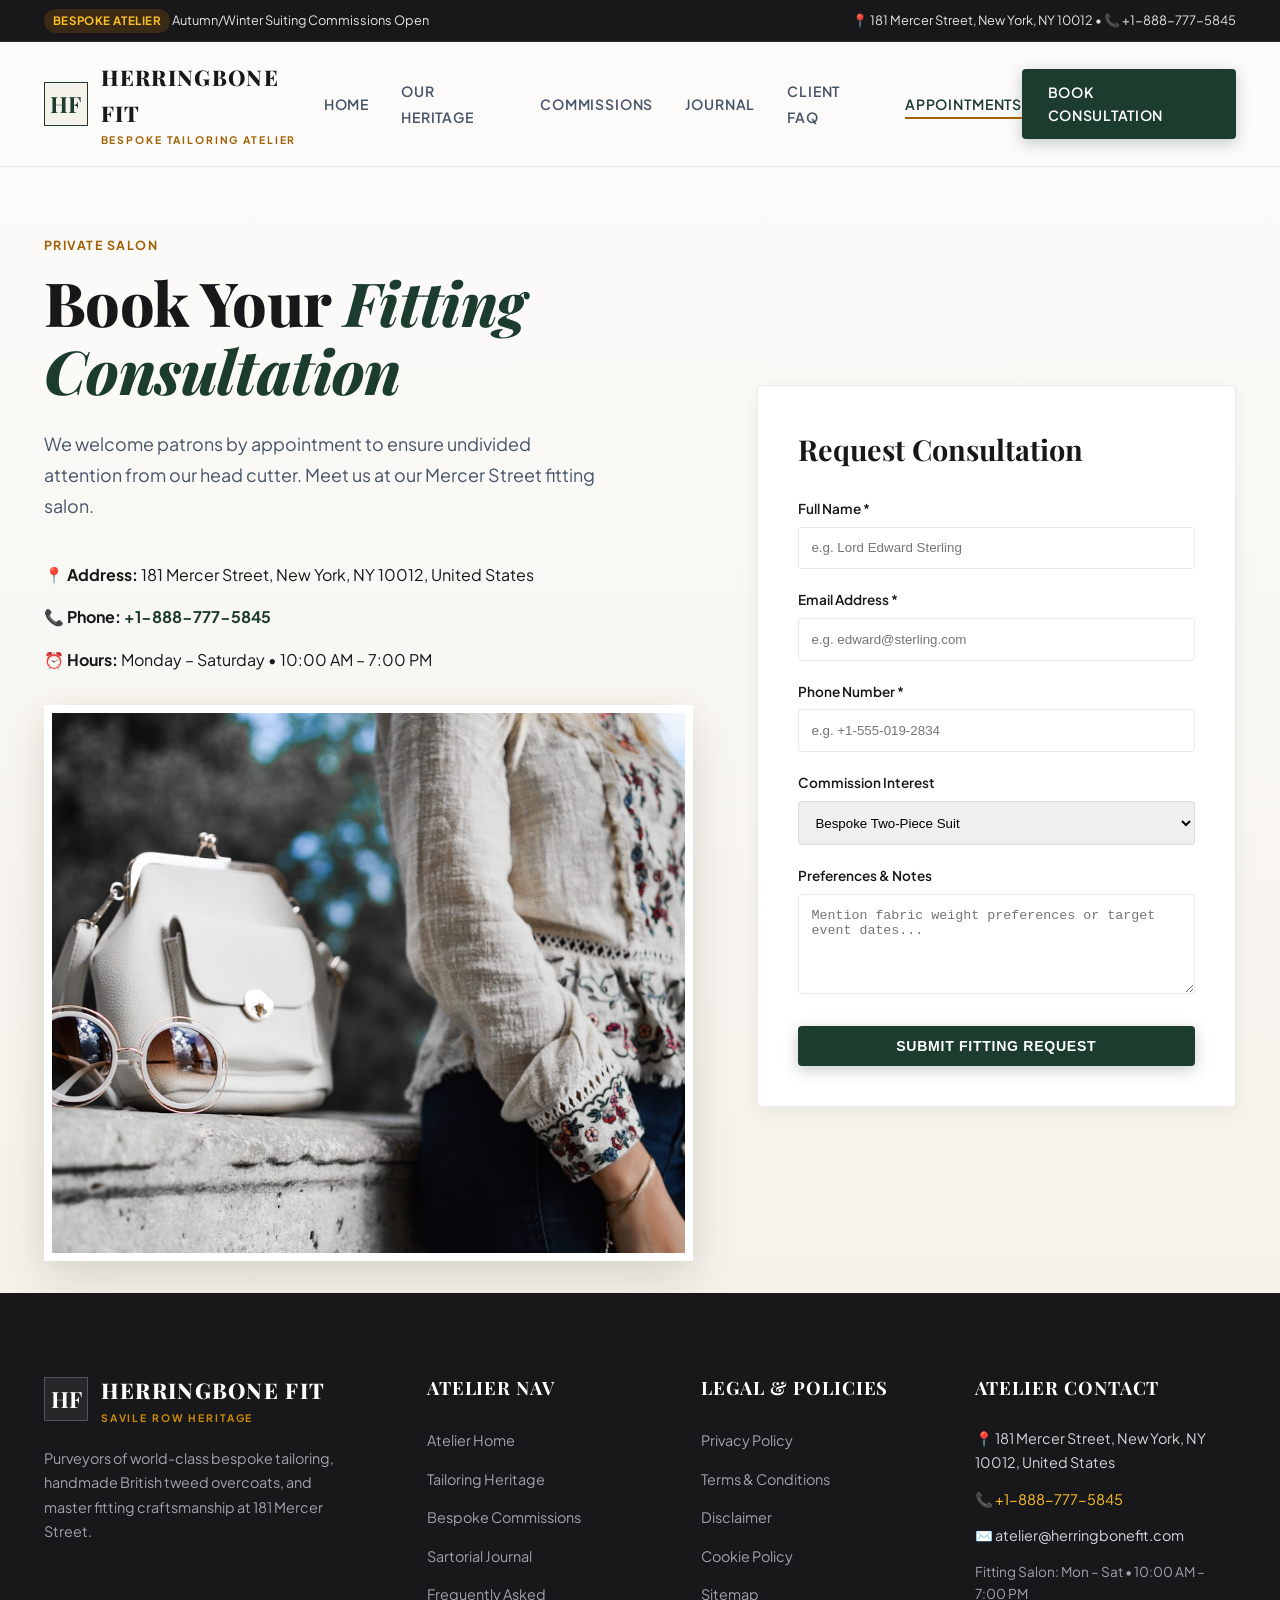
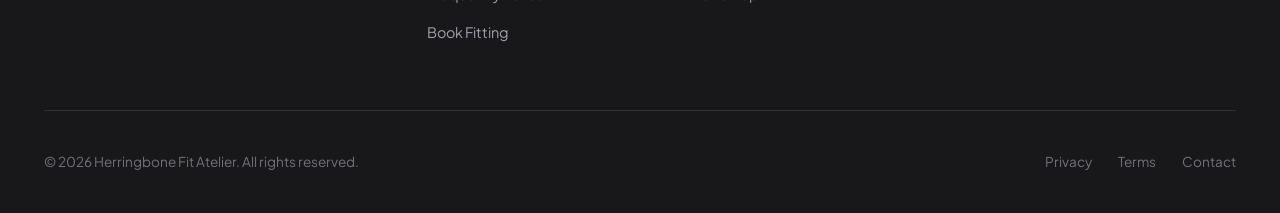
<file: contact.html>
<!DOCTYPE html>
<html lang="en">
<head>
  <meta charset="UTF-8">
  <meta name="viewport" content="width=device-width, initial-scale=1.0">
  <title>Private Appointments & Fitting Bookings • Herringbone Fit</title>
  <meta name="description" content="Reserve a bespoke tailoring consultation at 181 Mercer Street, New York, NY 10012. Call +1-888-777-5845.">
  <link rel="canonical" href="https://herringbonefit.com/contact.html">

  <meta property="og:type" content="website">
  <meta property="og:url" content="https://herringbonefit.com/contact.html">
  <meta property="og:title" content="Private Appointments & Fitting Bookings • Herringbone Fit">
  <meta property="og:description" content="Reserve a bespoke tailoring consultation at 181 Mercer Street, New York, NY 10012. Call +1-888-777-5845.">

  <link rel="preconnect" href="https://fonts.googleapis.com">
  <link rel="preconnect" href="https://fonts.gstatic.com" crossorigin>
  <link rel="stylesheet" href="https://fonts.googleapis.com/css2?family=Playfair+Display:ital,wght@0,600;0,700;0,800;1,600;1,700&family=Plus+Jakarta+Sans:wght@400;500;600;700&family=JetBrains+Mono:wght@500;700&display=swap">

  <script async src="https://www.googletagmanager.com/gtag/js?id=G-0LY0HY7L01"></script>
  <script>
    window.dataLayer = window.dataLayer || [];
    function gtag(){dataLayer.push(arguments);}
    gtag('js', new Date());
    gtag('config', 'G-0LY0HY7L01');
  </script>

  <link rel="stylesheet" href="assets/css/style.css">
</head>
<body>
  <div class="announcement-bar">
    <div class="container" style="display: flex; justify-content: space-between; align-items: center;">
      <div><span class="announcement-badge">Bespoke Atelier</span> Autumn/Winter Suiting Commissions Open</div>
      <div>📍 181 Mercer Street, New York, NY 10012 &bull; 📞 <a href="tel:+18887775845" style="color: inherit;">+1-888-777-5845</a></div>
    </div>
  </div>

  <header class="site-header">
    <div class="container">
      <div class="header-inner">
        <a href="index.html" class="site-logo">
          <div class="logo-monogram">HF</div>
          <div class="logo-text">
            <span class="logo-title">Herringbone Fit</span>
            <span class="logo-tagline">Bespoke Tailoring Atelier</span>
          </div>
        </a>

        <nav>
          <ul class="nav-menu">
            <li><a href="index.html" class="nav-link ">Home</a></li>
            <li><a href="about.html" class="nav-link ">Our Heritage</a></li>
            <li><a href="services.html" class="nav-link ">Commissions</a></li>
            <li><a href="blog.html" class="nav-link ">Journal</a></li>
            <li><a href="faq.html" class="nav-link ">Client FAQ</a></li>
            <li><a href="contact.html" class="nav-link active">Appointments</a></li>
          </ul>
        </nav>

        <div style="display: flex; align-items: center; gap: 1.5rem;">
          <a href="contact.html" class="btn-primary">Book Consultation</a>
          <button class="mobile-toggle" id="mobile-toggle" aria-label="Toggle navigation">☰</button>
        </div>
      </div>
    </div>
  </header>

  <div class="mobile-drawer" id="mobile-drawer">
    <div class="drawer-header">
      <div class="site-logo">
        <div class="logo-monogram">HF</div>
        <div class="logo-text"><span class="logo-title">Herringbone Fit</span></div>
      </div>
      <button class="drawer-close" id="drawer-close">✕</button>
    </div>
    <ul class="drawer-menu">
      <li><a href="index.html" class="drawer-link">Home</a></li>
      <li><a href="about.html" class="drawer-link">Our Heritage</a></li>
      <li><a href="services.html" class="drawer-link">Commissions</a></li>
      <li><a href="blog.html" class="drawer-link">Journal</a></li>
      <li><a href="faq.html" class="drawer-link">Client FAQ</a></li>
      <li><a href="contact.html" class="drawer-link">Appointments</a></li>
      <li><a href="privacy-policy.html" class="drawer-link">Privacy Policy</a></li>
      <li><a href="terms-and-conditions.html" class="drawer-link">Terms of Service</a></li>
    </ul>
  </div>
  <div class="drawer-overlay" id="drawer-overlay"></div>

  <main>
    <section class="hero-section" style="padding: 4rem 0 2rem;">
      <div class="container">
        <div class="hero-grid">
          <div>
            <span class="section-tag">Private Salon</span>
            <h1 class="hero-title">Book Your <span class="text-highlight">Fitting Consultation</span></h1>
            <p class="hero-subtitle">
              We welcome patrons by appointment to ensure undivided attention from our head cutter. Meet us at our Mercer Street fitting salon.
            </p>
            <div style="margin: 2rem 0; display: flex; flex-direction: column; gap: 1rem;">
              <p>📍 <strong>Address:</strong> 181 Mercer Street, New York, NY 10012, United States</p>
              <p>📞 <strong>Phone:</strong> <a href="tel:+18887775845" style="color: var(--color-primary); font-weight: 700;">+1-888-777-5845</a></p>
              <p>⏰ <strong>Hours:</strong> Monday – Saturday &bull; 10:00 AM – 7:00 PM</p>
            </div>
            <div class="hero-frame">
              <img src="assets/images/tailor_fitting_session_atelier.jpg" alt="Master tailor conducting a basted fitting session inside the fitting salon">
            </div>
          </div>
          <div>
            <div style="background: #ffffff; padding: 2.5rem; border: 1px solid var(--border-subtle); border-radius: 4px; box-shadow: var(--shadow-subtle);">
              <h3 style="font-family: var(--font-serif); font-size: 1.8rem; margin-bottom: 1.5rem;">Request Consultation</h3>
              <form id="fitting-form">
                <div style="margin-bottom: 1.25rem;">
                  <label style="display: block; font-size: 0.85rem; font-weight: 600; margin-bottom: 0.4rem;">Full Name *</label>
                  <input type="text" required style="width: 100%; padding: 0.8rem; border: 1px solid var(--border-subtle); border-radius: 4px;" placeholder="e.g. Lord Edward Sterling">
                </div>
                <div style="margin-bottom: 1.25rem;">
                  <label style="display: block; font-size: 0.85rem; font-weight: 600; margin-bottom: 0.4rem;">Email Address *</label>
                  <input type="email" required style="width: 100%; padding: 0.8rem; border: 1px solid var(--border-subtle); border-radius: 4px;" placeholder="e.g. edward@sterling.com">
                </div>
                <div style="margin-bottom: 1.25rem;">
                  <label style="display: block; font-size: 0.85rem; font-weight: 600; margin-bottom: 0.4rem;">Phone Number *</label>
                  <input type="tel" required style="width: 100%; padding: 0.8rem; border: 1px solid var(--border-subtle); border-radius: 4px;" placeholder="e.g. +1-555-019-2834">
                </div>
                <div style="margin-bottom: 1.25rem;">
                  <label style="display: block; font-size: 0.85rem; font-weight: 600; margin-bottom: 0.4rem;">Commission Interest</label>
                  <select style="width: 100%; padding: 0.8rem; border: 1px solid var(--border-subtle); border-radius: 4px;">
                    <option>Bespoke Two-Piece Suit</option>
                    <option>Herringbone Tweed Overcoat</option>
                    <option>Formal Tuxedo / Dinner Jacket</option>
                    <option>Wardrobe Overhaul (3+ Garments)</option>
                  </select>
                </div>
                <div style="margin-bottom: 1.5rem;">
                  <label style="display: block; font-size: 0.85rem; font-weight: 600; margin-bottom: 0.4rem;">Preferences & Notes</label>
                  <textarea style="width: 100%; padding: 0.8rem; border: 1px solid var(--border-subtle); border-radius: 4px; height: 100px;" placeholder="Mention fabric weight preferences or target event dates..."></textarea>
                </div>
                <button type="submit" class="btn-primary" style="width: 100%;">Submit Fitting Request</button>
                <div id="form-status" style="display: none;"></div>
              </form>
            </div>
          </div>
        </div>
      </div>
    </section>
  </main>
  <footer class="site-footer">
    <div class="container">
      <div class="footer-grid">
        <div class="footer-col">
          <div class="site-logo" style="margin-bottom: 1.25rem;">
            <div class="logo-monogram" style="background: #27272a; border-color: #52525b; color: #ffffff;">HF</div>
            <div class="logo-text">
              <span class="logo-title" style="color: #ffffff;">Herringbone Fit</span>
              <span class="logo-tagline" style="color: #ca8a04;">Savile Row Heritage</span>
            </div>
          </div>
          <p style="font-size: 0.9rem; color: #a1a1aa; line-height: 1.7; max-width: 300px;">
            Purveyors of world-class bespoke tailoring, handmade British tweed overcoats, and master fitting craftsmanship at 181 Mercer Street.
          </p>
        </div>

        <div class="footer-col">
          <h4>Atelier Nav</h4>
          <ul class="footer-links">
            <li><a href="index.html" class="footer-link">Atelier Home</a></li>
            <li><a href="about.html" class="footer-link">Tailoring Heritage</a></li>
            <li><a href="services.html" class="footer-link">Bespoke Commissions</a></li>
            <li><a href="blog.html" class="footer-link">Sartorial Journal</a></li>
            <li><a href="faq.html" class="footer-link">Frequently Asked</a></li>
            <li><a href="contact.html" class="footer-link">Book Fitting</a></li>
          </ul>
        </div>

        <div class="footer-col">
          <h4>Legal & Policies</h4>
          <ul class="footer-links">
            <li><a href="privacy-policy.html" class="footer-link">Privacy Policy</a></li>
            <li><a href="terms-and-conditions.html" class="footer-link">Terms & Conditions</a></li>
            <li><a href="disclaimer.html" class="footer-link">Disclaimer</a></li>
            <li><a href="cookie-policy.html" class="footer-link">Cookie Policy</a></li>
            <li><a href="sitemap.xml" class="footer-link">Sitemap</a></li>
          </ul>
        </div>

        <div class="footer-col">
          <h4>Atelier Contact</h4>
          <p style="font-size: 0.9rem; color: #d4d4d8; margin-bottom: 0.8rem;">📍 181 Mercer Street, New York, NY 10012, United States</p>
          <p style="font-size: 0.9rem; color: #d4d4d8; margin-bottom: 0.8rem;">📞 <a href="tel:+18887775845" style="color: #fbbf24;">+1-888-777-5845</a></p>
          <p style="font-size: 0.9rem; color: #d4d4d8; margin-bottom: 0.8rem;">✉️ atelier@herringbonefit.com</p>
          <p style="font-size: 0.85rem; color: #a1a1aa;">Fitting Salon: Mon – Sat &bull; 10:00 AM – 7:00 PM</p>
        </div>
      </div>

      <div class="footer-bottom">
        <p>&copy; 2026 Herringbone Fit Atelier. All rights reserved.</p>
        <div>
          <a href="privacy-policy.html" style="margin-right: 1.5rem; color: inherit;">Privacy</a>
          <a href="terms-and-conditions.html" style="margin-right: 1.5rem; color: inherit;">Terms</a>
          <a href="contact.html" style="color: inherit;">Contact</a>
        </div>
      </div>
    </div>
  </footer>

  <script src="assets/js/main.js"></script>
</body>
</html>
</file>
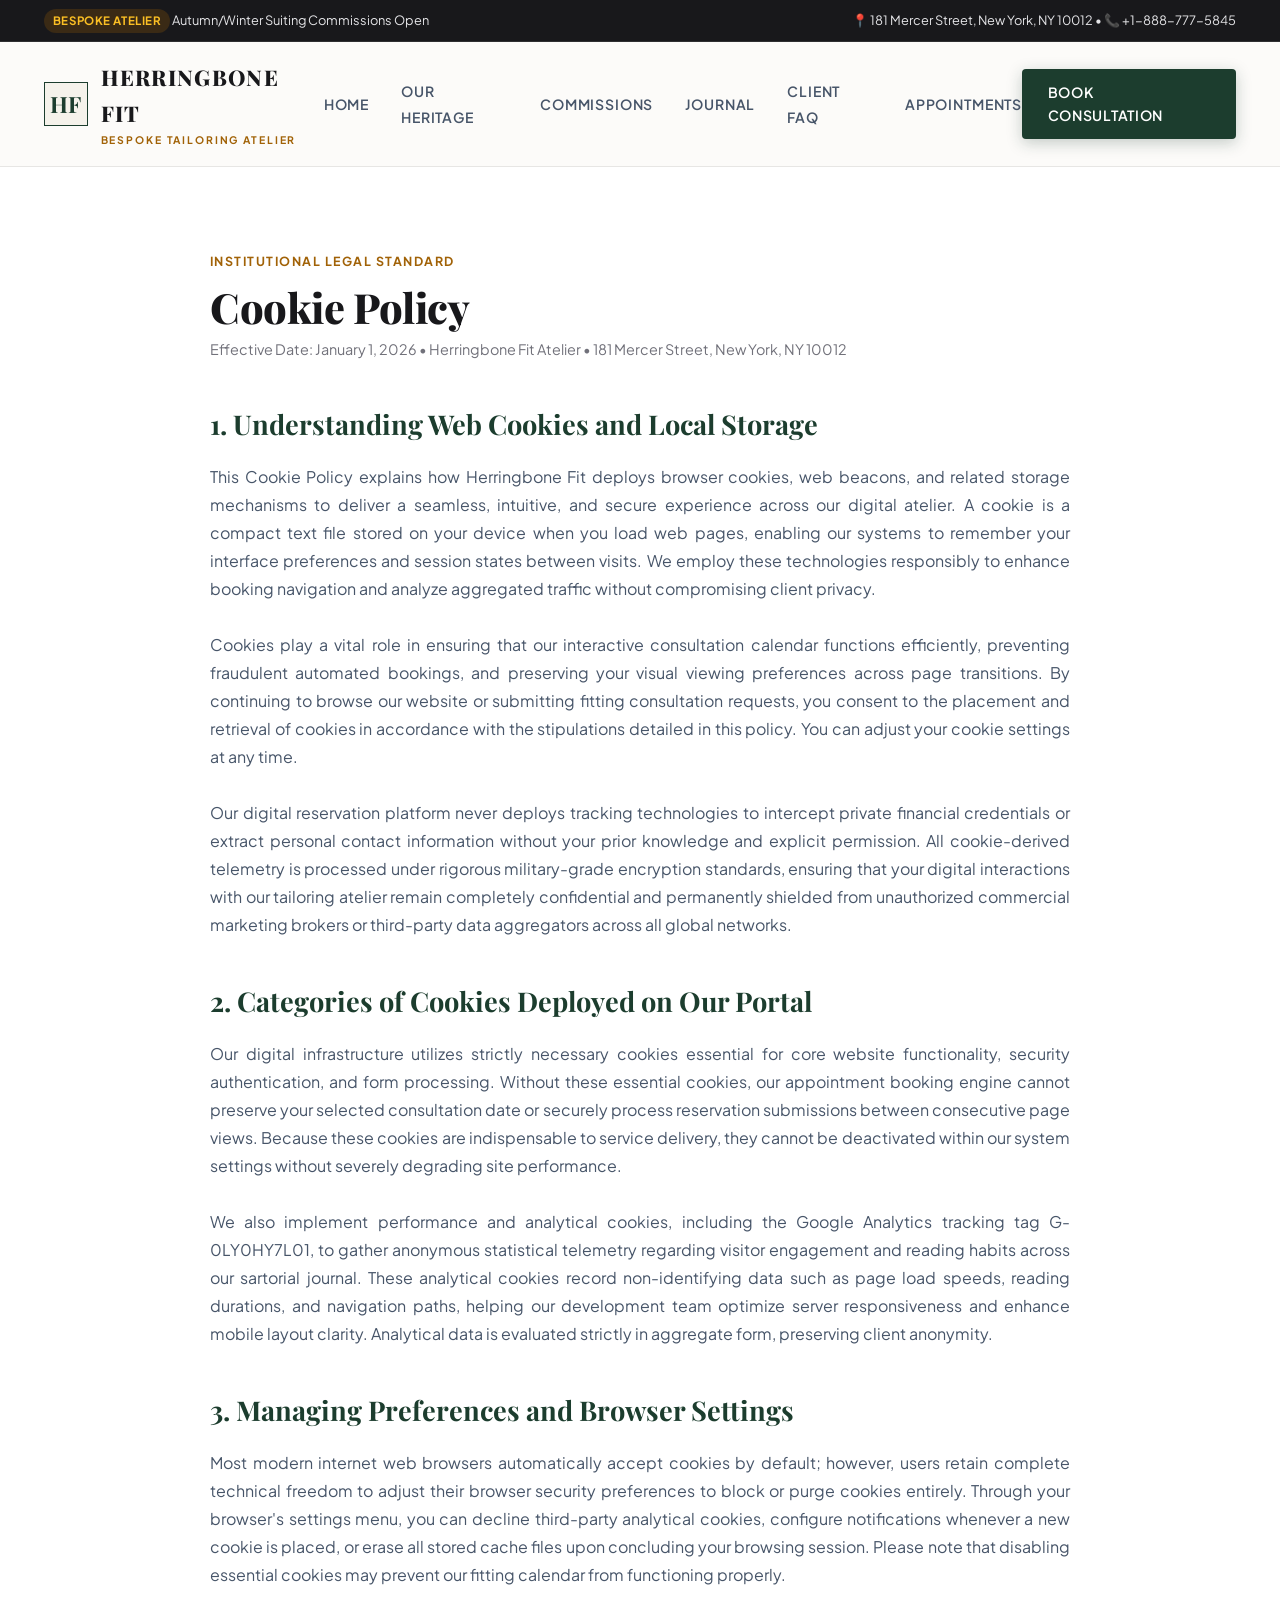
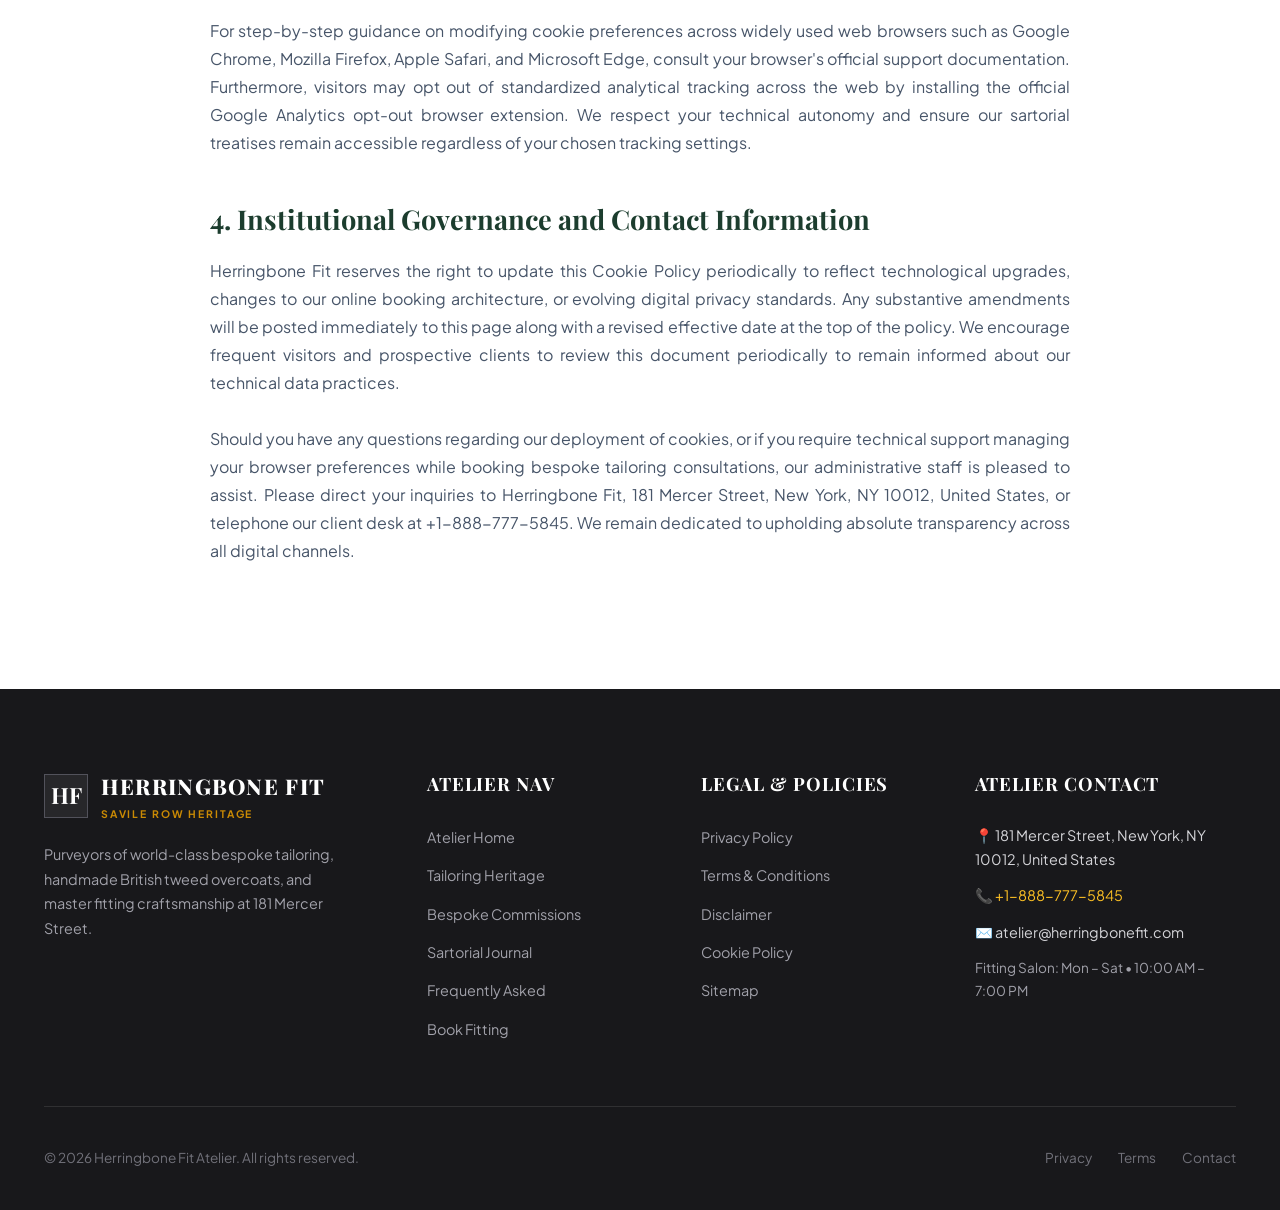
<file: cookie-policy.html>
<!DOCTYPE html>
<html lang="en">
<head>
  <meta charset="UTF-8">
  <meta name="viewport" content="width=device-width, initial-scale=1.0">
  <title>Cookie Policy • Herringbone Fit</title>
  <meta name="description" content="Official cookie policy and legal notice for Herringbone Fit tailoring atelier.">
  <link rel="canonical" href="https://herringbonefit.com/cookie-policy.html">

  <meta property="og:type" content="website">
  <meta property="og:url" content="https://herringbonefit.com/cookie-policy.html">
  <meta property="og:title" content="Cookie Policy • Herringbone Fit">
  <meta property="og:description" content="Official cookie policy and legal notice for Herringbone Fit tailoring atelier.">

  <link rel="preconnect" href="https://fonts.googleapis.com">
  <link rel="preconnect" href="https://fonts.gstatic.com" crossorigin>
  <link rel="stylesheet" href="https://fonts.googleapis.com/css2?family=Playfair+Display:ital,wght@0,600;0,700;0,800;1,600;1,700&family=Plus+Jakarta+Sans:wght@400;500;600;700&family=JetBrains+Mono:wght@500;700&display=swap">

  <script async src="https://www.googletagmanager.com/gtag/js?id=G-0LY0HY7L01"></script>
  <script>
    window.dataLayer = window.dataLayer || [];
    function gtag(){dataLayer.push(arguments);}
    gtag('js', new Date());
    gtag('config', 'G-0LY0HY7L01');
  </script>

  <link rel="stylesheet" href="assets/css/style.css">
</head>
<body>
  <div class="announcement-bar">
    <div class="container" style="display: flex; justify-content: space-between; align-items: center;">
      <div><span class="announcement-badge">Bespoke Atelier</span> Autumn/Winter Suiting Commissions Open</div>
      <div>📍 181 Mercer Street, New York, NY 10012 &bull; 📞 <a href="tel:+18887775845" style="color: inherit;">+1-888-777-5845</a></div>
    </div>
  </div>
  <header class="site-header">
    <div class="container">
      <div class="header-inner">
        <a href="index.html" class="site-logo">
          <div class="logo-monogram">HF</div>
          <div class="logo-text">
            <span class="logo-title">Herringbone Fit</span>
            <span class="logo-tagline">Bespoke Tailoring Atelier</span>
          </div>
        </a>

        <nav>
          <ul class="nav-menu">
            <li><a href="index.html" class="nav-link ">Home</a></li>
            <li><a href="about.html" class="nav-link ">Our Heritage</a></li>
            <li><a href="services.html" class="nav-link ">Commissions</a></li>
            <li><a href="blog.html" class="nav-link ">Journal</a></li>
            <li><a href="faq.html" class="nav-link ">Client FAQ</a></li>
            <li><a href="contact.html" class="nav-link ">Appointments</a></li>
          </ul>
        </nav>

        <div style="display: flex; align-items: center; gap: 1.5rem;">
          <a href="contact.html" class="btn-primary">Book Consultation</a>
          <button class="mobile-toggle" id="mobile-toggle" aria-label="Toggle navigation">☰</button>
        </div>
      </div>
    </div>
  </header>

  <div class="mobile-drawer" id="mobile-drawer">
    <div class="drawer-header">
      <div class="site-logo">
        <div class="logo-monogram">HF</div>
        <div class="logo-text"><span class="logo-title">Herringbone Fit</span></div>
      </div>
      <button class="drawer-close" id="drawer-close">✕</button>
    </div>
    <ul class="drawer-menu">
      <li><a href="index.html" class="drawer-link">Home</a></li>
      <li><a href="about.html" class="drawer-link">Our Heritage</a></li>
      <li><a href="services.html" class="drawer-link">Commissions</a></li>
      <li><a href="blog.html" class="drawer-link">Journal</a></li>
      <li><a href="faq.html" class="drawer-link">Client FAQ</a></li>
      <li><a href="contact.html" class="drawer-link">Appointments</a></li>
      <li><a href="privacy-policy.html" class="drawer-link">Privacy Policy</a></li>
      <li><a href="terms-and-conditions.html" class="drawer-link">Terms of Service</a></li>
    </ul>
  </div>
  <div class="drawer-overlay" id="drawer-overlay"></div>
<main>
    <section class="policy-page">
      <div class="container">
        <div class="policy-content">
          <span class="section-tag">Institutional Legal Standard</span>
          <h1 class="hero-title" style="font-size: 2.6rem; margin-bottom: 0.5rem;">Cookie Policy</h1>
          <p style="color: #71717a; font-size: 0.9rem; margin-bottom: 2.5rem;">Effective Date: January 1, 2026 &bull; Herringbone Fit Atelier &bull; 181 Mercer Street, New York, NY 10012</p>
    <h2>1. Understanding Web Cookies and Local Storage</h2><p class="policy-paragraph">This Cookie Policy explains how Herringbone Fit deploys browser cookies, web beacons, and related storage mechanisms to deliver a seamless, intuitive, and secure experience across our digital atelier. A cookie is a compact text file stored on your device when you load web pages, enabling our systems to remember your interface preferences and session states between visits. We employ these technologies responsibly to enhance booking navigation and analyze aggregated traffic without compromising client privacy.</p><p class="policy-paragraph">Cookies play a vital role in ensuring that our interactive consultation calendar functions efficiently, preventing fraudulent automated bookings, and preserving your visual viewing preferences across page transitions. By continuing to browse our website or submitting fitting consultation requests, you consent to the placement and retrieval of cookies in accordance with the stipulations detailed in this policy. You can adjust your cookie settings at any time.</p><p class="policy-paragraph">Our digital reservation platform never deploys tracking technologies to intercept private financial credentials or extract personal contact information without your prior knowledge and explicit permission. All cookie-derived telemetry is processed under rigorous military-grade encryption standards, ensuring that your digital interactions with our tailoring atelier remain completely confidential and permanently shielded from unauthorized commercial marketing brokers or third-party data aggregators across all global networks.</p><h2>2. Categories of Cookies Deployed on Our Portal</h2><p class="policy-paragraph">Our digital infrastructure utilizes strictly necessary cookies essential for core website functionality, security authentication, and form processing. Without these essential cookies, our appointment booking engine cannot preserve your selected consultation date or securely process reservation submissions between consecutive page views. Because these cookies are indispensable to service delivery, they cannot be deactivated within our system settings without severely degrading site performance.</p><p class="policy-paragraph">We also implement performance and analytical cookies, including the Google Analytics tracking tag G-0LY0HY7L01, to gather anonymous statistical telemetry regarding visitor engagement and reading habits across our sartorial journal. These analytical cookies record non-identifying data such as page load speeds, reading durations, and navigation paths, helping our development team optimize server responsiveness and enhance mobile layout clarity. Analytical data is evaluated strictly in aggregate form, preserving client anonymity.</p><h2>3. Managing Preferences and Browser Settings</h2><p class="policy-paragraph">Most modern internet web browsers automatically accept cookies by default; however, users retain complete technical freedom to adjust their browser security preferences to block or purge cookies entirely. Through your browser's settings menu, you can decline third-party analytical cookies, configure notifications whenever a new cookie is placed, or erase all stored cache files upon concluding your browsing session. Please note that disabling essential cookies may prevent our fitting calendar from functioning properly.</p><p class="policy-paragraph">For step-by-step guidance on modifying cookie preferences across widely used web browsers such as Google Chrome, Mozilla Firefox, Apple Safari, and Microsoft Edge, consult your browser's official support documentation. Furthermore, visitors may opt out of standardized analytical tracking across the web by installing the official Google Analytics opt-out browser extension. We respect your technical autonomy and ensure our sartorial treatises remain accessible regardless of your chosen tracking settings.</p><h2>4. Institutional Governance and Contact Information</h2><p class="policy-paragraph">Herringbone Fit reserves the right to update this Cookie Policy periodically to reflect technological upgrades, changes to our online booking architecture, or evolving digital privacy standards. Any substantive amendments will be posted immediately to this page along with a revised effective date at the top of the policy. We encourage frequent visitors and prospective clients to review this document periodically to remain informed about our technical data practices.</p><p class="policy-paragraph">Should you have any questions regarding our deployment of cookies, or if you require technical support managing your browser preferences while booking bespoke tailoring consultations, our administrative staff is pleased to assist. Please direct your inquiries to Herringbone Fit, 181 Mercer Street, New York, NY 10012, United States, or telephone our client desk at +1-888-777-5845. We remain dedicated to upholding absolute transparency across all digital channels.</p></div></div></section></main>  <footer class="site-footer">
    <div class="container">
      <div class="footer-grid">
        <div class="footer-col">
          <div class="site-logo" style="margin-bottom: 1.25rem;">
            <div class="logo-monogram" style="background: #27272a; border-color: #52525b; color: #ffffff;">HF</div>
            <div class="logo-text">
              <span class="logo-title" style="color: #ffffff;">Herringbone Fit</span>
              <span class="logo-tagline" style="color: #ca8a04;">Savile Row Heritage</span>
            </div>
          </div>
          <p style="font-size: 0.9rem; color: #a1a1aa; line-height: 1.7; max-width: 300px;">
            Purveyors of world-class bespoke tailoring, handmade British tweed overcoats, and master fitting craftsmanship at 181 Mercer Street.
          </p>
        </div>

        <div class="footer-col">
          <h4>Atelier Nav</h4>
          <ul class="footer-links">
            <li><a href="index.html" class="footer-link">Atelier Home</a></li>
            <li><a href="about.html" class="footer-link">Tailoring Heritage</a></li>
            <li><a href="services.html" class="footer-link">Bespoke Commissions</a></li>
            <li><a href="blog.html" class="footer-link">Sartorial Journal</a></li>
            <li><a href="faq.html" class="footer-link">Frequently Asked</a></li>
            <li><a href="contact.html" class="footer-link">Book Fitting</a></li>
          </ul>
        </div>

        <div class="footer-col">
          <h4>Legal & Policies</h4>
          <ul class="footer-links">
            <li><a href="privacy-policy.html" class="footer-link">Privacy Policy</a></li>
            <li><a href="terms-and-conditions.html" class="footer-link">Terms & Conditions</a></li>
            <li><a href="disclaimer.html" class="footer-link">Disclaimer</a></li>
            <li><a href="cookie-policy.html" class="footer-link">Cookie Policy</a></li>
            <li><a href="sitemap.xml" class="footer-link">Sitemap</a></li>
          </ul>
        </div>

        <div class="footer-col">
          <h4>Atelier Contact</h4>
          <p style="font-size: 0.9rem; color: #d4d4d8; margin-bottom: 0.8rem;">📍 181 Mercer Street, New York, NY 10012, United States</p>
          <p style="font-size: 0.9rem; color: #d4d4d8; margin-bottom: 0.8rem;">📞 <a href="tel:+18887775845" style="color: #fbbf24;">+1-888-777-5845</a></p>
          <p style="font-size: 0.9rem; color: #d4d4d8; margin-bottom: 0.8rem;">✉️ atelier@herringbonefit.com</p>
          <p style="font-size: 0.85rem; color: #a1a1aa;">Fitting Salon: Mon – Sat &bull; 10:00 AM – 7:00 PM</p>
        </div>
      </div>

      <div class="footer-bottom">
        <p>&copy; 2026 Herringbone Fit Atelier. All rights reserved.</p>
        <div>
          <a href="privacy-policy.html" style="margin-right: 1.5rem; color: inherit;">Privacy</a>
          <a href="terms-and-conditions.html" style="margin-right: 1.5rem; color: inherit;">Terms</a>
          <a href="contact.html" style="color: inherit;">Contact</a>
        </div>
      </div>
    </div>
  </footer>
<script src='assets/js/main.js'></script></body></html>
</file>
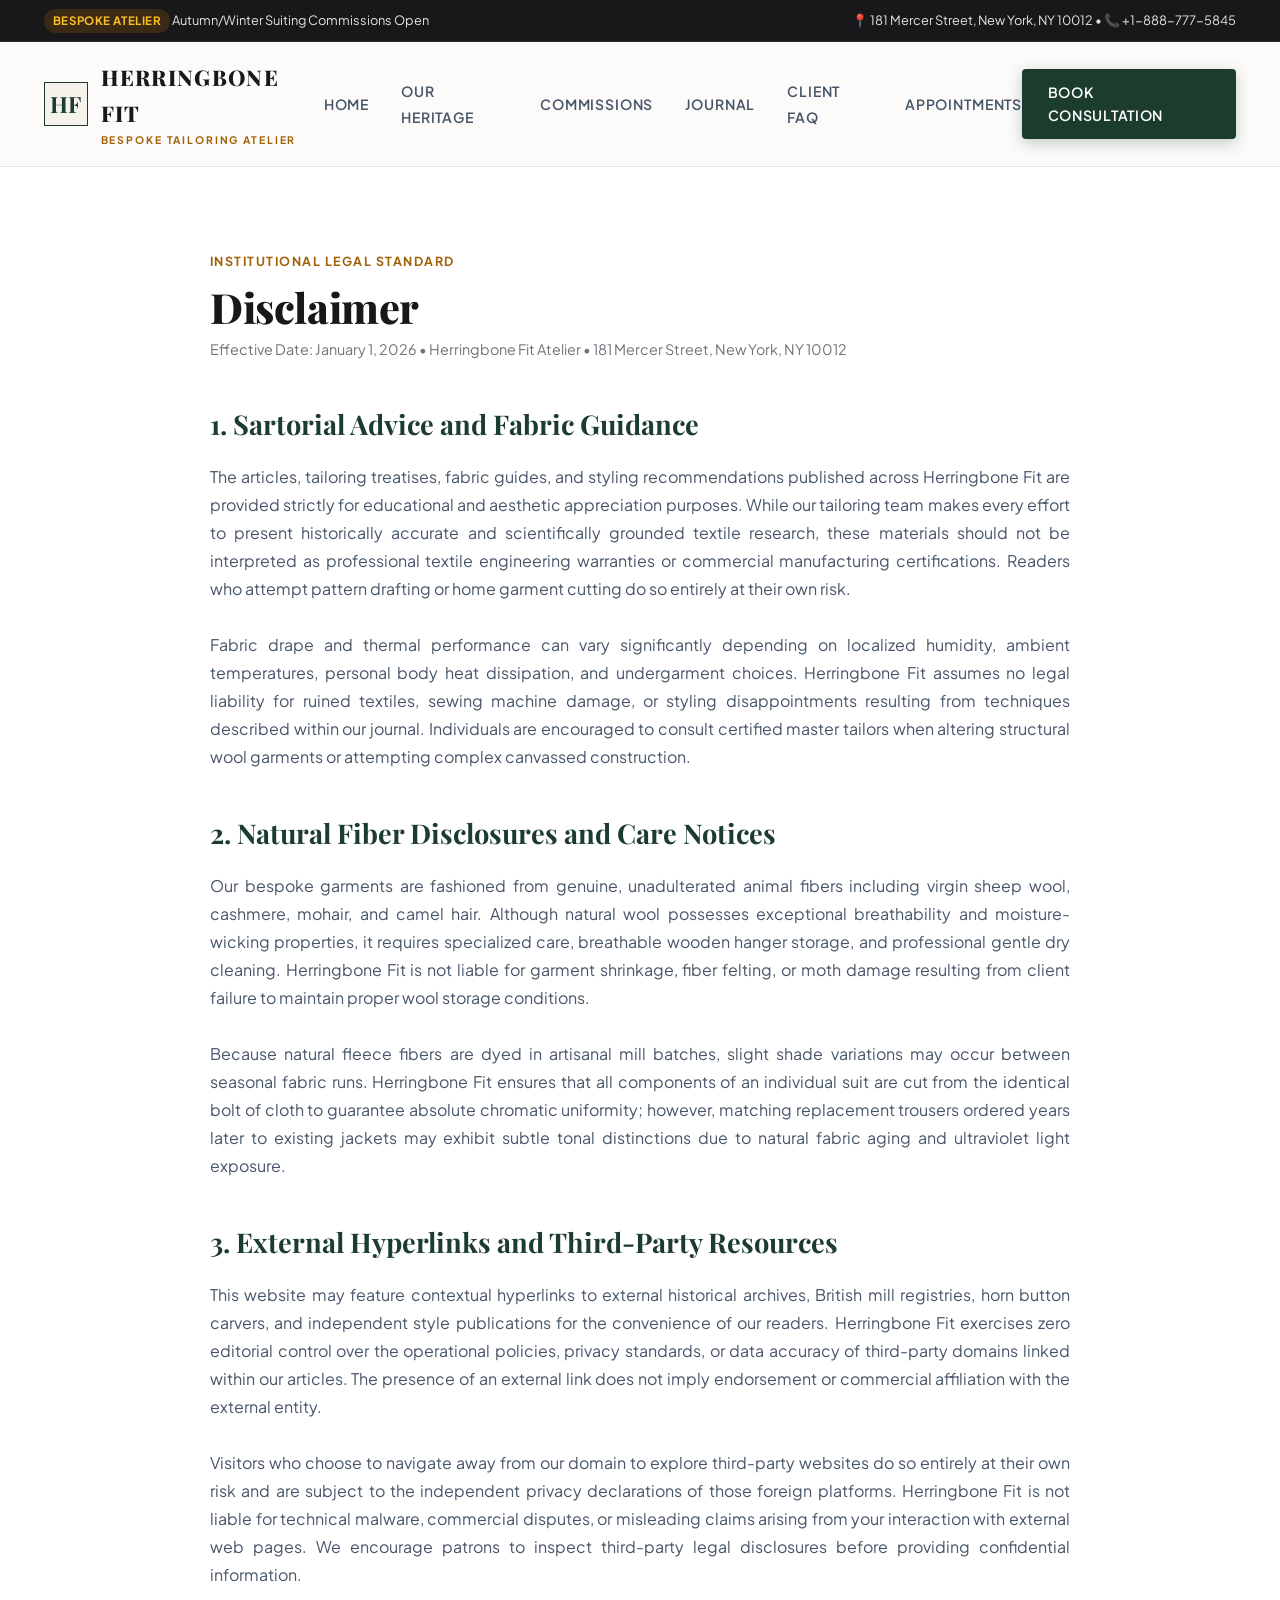
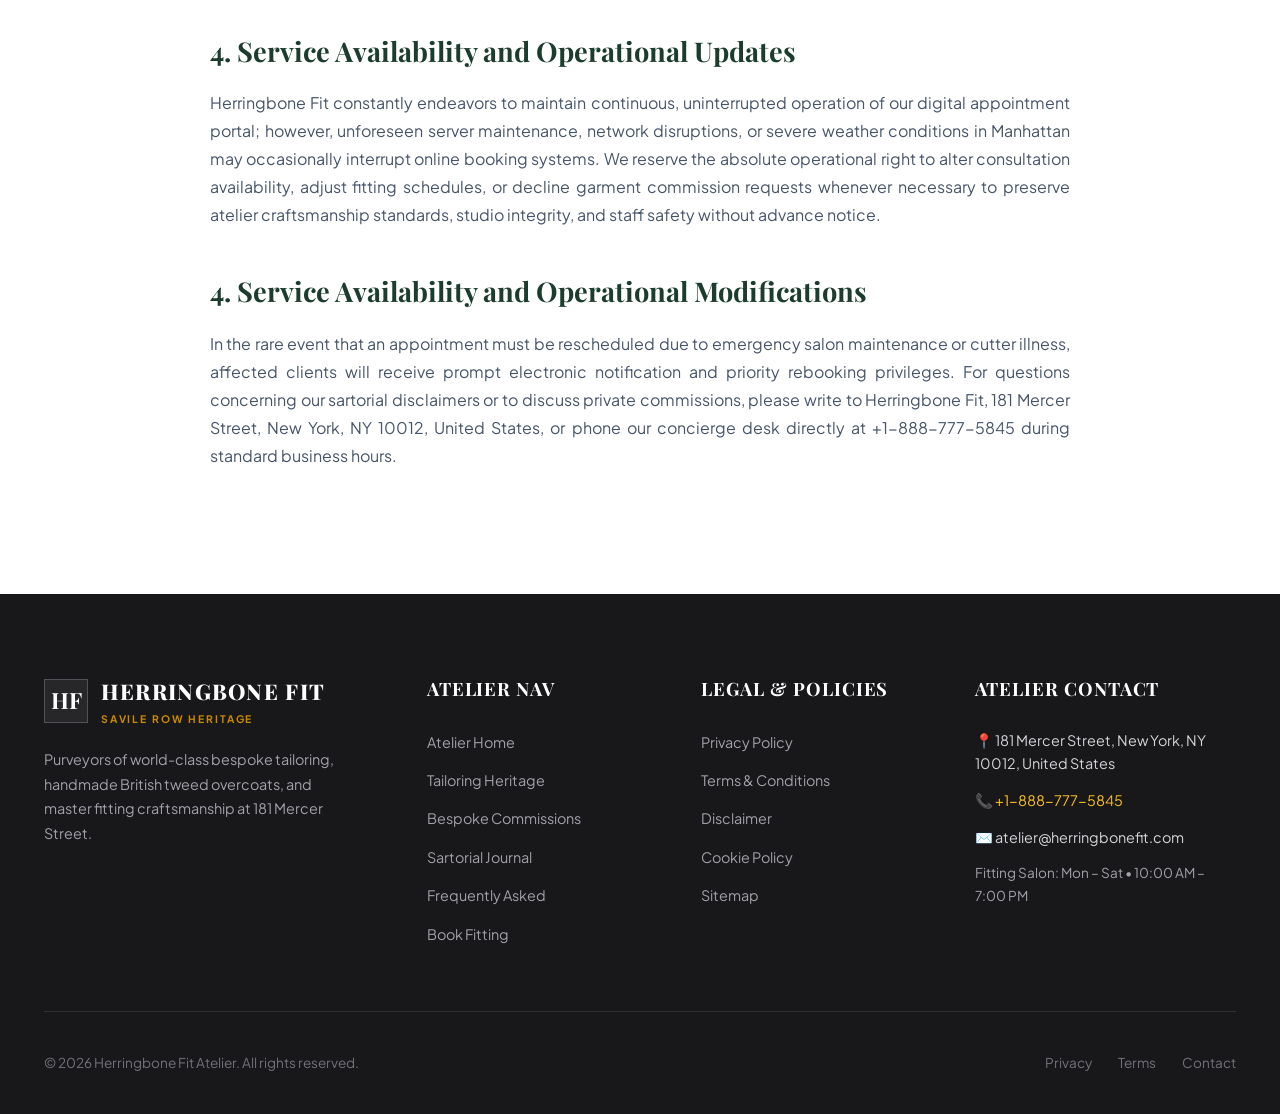
<file: disclaimer.html>
<!DOCTYPE html>
<html lang="en">
<head>
  <meta charset="UTF-8">
  <meta name="viewport" content="width=device-width, initial-scale=1.0">
  <title>Disclaimer • Herringbone Fit</title>
  <meta name="description" content="Official disclaimer and legal notice for Herringbone Fit tailoring atelier.">
  <link rel="canonical" href="https://herringbonefit.com/disclaimer.html">

  <meta property="og:type" content="website">
  <meta property="og:url" content="https://herringbonefit.com/disclaimer.html">
  <meta property="og:title" content="Disclaimer • Herringbone Fit">
  <meta property="og:description" content="Official disclaimer and legal notice for Herringbone Fit tailoring atelier.">

  <link rel="preconnect" href="https://fonts.googleapis.com">
  <link rel="preconnect" href="https://fonts.gstatic.com" crossorigin>
  <link rel="stylesheet" href="https://fonts.googleapis.com/css2?family=Playfair+Display:ital,wght@0,600;0,700;0,800;1,600;1,700&family=Plus+Jakarta+Sans:wght@400;500;600;700&family=JetBrains+Mono:wght@500;700&display=swap">

  <script async src="https://www.googletagmanager.com/gtag/js?id=G-0LY0HY7L01"></script>
  <script>
    window.dataLayer = window.dataLayer || [];
    function gtag(){dataLayer.push(arguments);}
    gtag('js', new Date());
    gtag('config', 'G-0LY0HY7L01');
  </script>

  <link rel="stylesheet" href="assets/css/style.css">
</head>
<body>
  <div class="announcement-bar">
    <div class="container" style="display: flex; justify-content: space-between; align-items: center;">
      <div><span class="announcement-badge">Bespoke Atelier</span> Autumn/Winter Suiting Commissions Open</div>
      <div>📍 181 Mercer Street, New York, NY 10012 &bull; 📞 <a href="tel:+18887775845" style="color: inherit;">+1-888-777-5845</a></div>
    </div>
  </div>
  <header class="site-header">
    <div class="container">
      <div class="header-inner">
        <a href="index.html" class="site-logo">
          <div class="logo-monogram">HF</div>
          <div class="logo-text">
            <span class="logo-title">Herringbone Fit</span>
            <span class="logo-tagline">Bespoke Tailoring Atelier</span>
          </div>
        </a>

        <nav>
          <ul class="nav-menu">
            <li><a href="index.html" class="nav-link ">Home</a></li>
            <li><a href="about.html" class="nav-link ">Our Heritage</a></li>
            <li><a href="services.html" class="nav-link ">Commissions</a></li>
            <li><a href="blog.html" class="nav-link ">Journal</a></li>
            <li><a href="faq.html" class="nav-link ">Client FAQ</a></li>
            <li><a href="contact.html" class="nav-link ">Appointments</a></li>
          </ul>
        </nav>

        <div style="display: flex; align-items: center; gap: 1.5rem;">
          <a href="contact.html" class="btn-primary">Book Consultation</a>
          <button class="mobile-toggle" id="mobile-toggle" aria-label="Toggle navigation">☰</button>
        </div>
      </div>
    </div>
  </header>

  <div class="mobile-drawer" id="mobile-drawer">
    <div class="drawer-header">
      <div class="site-logo">
        <div class="logo-monogram">HF</div>
        <div class="logo-text"><span class="logo-title">Herringbone Fit</span></div>
      </div>
      <button class="drawer-close" id="drawer-close">✕</button>
    </div>
    <ul class="drawer-menu">
      <li><a href="index.html" class="drawer-link">Home</a></li>
      <li><a href="about.html" class="drawer-link">Our Heritage</a></li>
      <li><a href="services.html" class="drawer-link">Commissions</a></li>
      <li><a href="blog.html" class="drawer-link">Journal</a></li>
      <li><a href="faq.html" class="drawer-link">Client FAQ</a></li>
      <li><a href="contact.html" class="drawer-link">Appointments</a></li>
      <li><a href="privacy-policy.html" class="drawer-link">Privacy Policy</a></li>
      <li><a href="terms-and-conditions.html" class="drawer-link">Terms of Service</a></li>
    </ul>
  </div>
  <div class="drawer-overlay" id="drawer-overlay"></div>
<main>
    <section class="policy-page">
      <div class="container">
        <div class="policy-content">
          <span class="section-tag">Institutional Legal Standard</span>
          <h1 class="hero-title" style="font-size: 2.6rem; margin-bottom: 0.5rem;">Disclaimer</h1>
          <p style="color: #71717a; font-size: 0.9rem; margin-bottom: 2.5rem;">Effective Date: January 1, 2026 &bull; Herringbone Fit Atelier &bull; 181 Mercer Street, New York, NY 10012</p>
    <h2>1. Sartorial Advice and Fabric Guidance</h2><p class="policy-paragraph">The articles, tailoring treatises, fabric guides, and styling recommendations published across Herringbone Fit are provided strictly for educational and aesthetic appreciation purposes. While our tailoring team makes every effort to present historically accurate and scientifically grounded textile research, these materials should not be interpreted as professional textile engineering warranties or commercial manufacturing certifications. Readers who attempt pattern drafting or home garment cutting do so entirely at their own risk.</p><p class="policy-paragraph">Fabric drape and thermal performance can vary significantly depending on localized humidity, ambient temperatures, personal body heat dissipation, and undergarment choices. Herringbone Fit assumes no legal liability for ruined textiles, sewing machine damage, or styling disappointments resulting from techniques described within our journal. Individuals are encouraged to consult certified master tailors when altering structural wool garments or attempting complex canvassed construction.</p><h2>2. Natural Fiber Disclosures and Care Notices</h2><p class="policy-paragraph">Our bespoke garments are fashioned from genuine, unadulterated animal fibers including virgin sheep wool, cashmere, mohair, and camel hair. Although natural wool possesses exceptional breathability and moisture-wicking properties, it requires specialized care, breathable wooden hanger storage, and professional gentle dry cleaning. Herringbone Fit is not liable for garment shrinkage, fiber felting, or moth damage resulting from client failure to maintain proper wool storage conditions.</p><p class="policy-paragraph">Because natural fleece fibers are dyed in artisanal mill batches, slight shade variations may occur between seasonal fabric runs. Herringbone Fit ensures that all components of an individual suit are cut from the identical bolt of cloth to guarantee absolute chromatic uniformity; however, matching replacement trousers ordered years later to existing jackets may exhibit subtle tonal distinctions due to natural fabric aging and ultraviolet light exposure.</p><h2>3. External Hyperlinks and Third-Party Resources</h2><p class="policy-paragraph">This website may feature contextual hyperlinks to external historical archives, British mill registries, horn button carvers, and independent style publications for the convenience of our readers. Herringbone Fit exercises zero editorial control over the operational policies, privacy standards, or data accuracy of third-party domains linked within our articles. The presence of an external link does not imply endorsement or commercial affiliation with the external entity.</p><p class="policy-paragraph">Visitors who choose to navigate away from our domain to explore third-party websites do so entirely at their own risk and are subject to the independent privacy declarations of those foreign platforms. Herringbone Fit is not liable for technical malware, commercial disputes, or misleading claims arising from your interaction with external web pages. We encourage patrons to inspect third-party legal disclosures before providing confidential information.</p><h2>4. Service Availability and Operational Updates</h2><p class="policy-paragraph">Herringbone Fit constantly endeavors to maintain continuous, uninterrupted operation of our digital appointment portal; however, unforeseen server maintenance, network disruptions, or severe weather conditions in Manhattan may occasionally interrupt online booking systems. We reserve the absolute operational right to alter consultation availability, adjust fitting schedules, or decline garment commission requests whenever necessary to preserve atelier craftsmanship standards, studio integrity, and staff safety without advance notice.</p><h2>4. Service Availability and Operational Modifications</h2><p class="policy-paragraph">In the rare event that an appointment must be rescheduled due to emergency salon maintenance or cutter illness, affected clients will receive prompt electronic notification and priority rebooking privileges. For questions concerning our sartorial disclaimers or to discuss private commissions, please write to Herringbone Fit, 181 Mercer Street, New York, NY 10012, United States, or phone our concierge desk directly at +1-888-777-5845 during standard business hours.</p></div></div></section></main>  <footer class="site-footer">
    <div class="container">
      <div class="footer-grid">
        <div class="footer-col">
          <div class="site-logo" style="margin-bottom: 1.25rem;">
            <div class="logo-monogram" style="background: #27272a; border-color: #52525b; color: #ffffff;">HF</div>
            <div class="logo-text">
              <span class="logo-title" style="color: #ffffff;">Herringbone Fit</span>
              <span class="logo-tagline" style="color: #ca8a04;">Savile Row Heritage</span>
            </div>
          </div>
          <p style="font-size: 0.9rem; color: #a1a1aa; line-height: 1.7; max-width: 300px;">
            Purveyors of world-class bespoke tailoring, handmade British tweed overcoats, and master fitting craftsmanship at 181 Mercer Street.
          </p>
        </div>

        <div class="footer-col">
          <h4>Atelier Nav</h4>
          <ul class="footer-links">
            <li><a href="index.html" class="footer-link">Atelier Home</a></li>
            <li><a href="about.html" class="footer-link">Tailoring Heritage</a></li>
            <li><a href="services.html" class="footer-link">Bespoke Commissions</a></li>
            <li><a href="blog.html" class="footer-link">Sartorial Journal</a></li>
            <li><a href="faq.html" class="footer-link">Frequently Asked</a></li>
            <li><a href="contact.html" class="footer-link">Book Fitting</a></li>
          </ul>
        </div>

        <div class="footer-col">
          <h4>Legal & Policies</h4>
          <ul class="footer-links">
            <li><a href="privacy-policy.html" class="footer-link">Privacy Policy</a></li>
            <li><a href="terms-and-conditions.html" class="footer-link">Terms & Conditions</a></li>
            <li><a href="disclaimer.html" class="footer-link">Disclaimer</a></li>
            <li><a href="cookie-policy.html" class="footer-link">Cookie Policy</a></li>
            <li><a href="sitemap.xml" class="footer-link">Sitemap</a></li>
          </ul>
        </div>

        <div class="footer-col">
          <h4>Atelier Contact</h4>
          <p style="font-size: 0.9rem; color: #d4d4d8; margin-bottom: 0.8rem;">📍 181 Mercer Street, New York, NY 10012, United States</p>
          <p style="font-size: 0.9rem; color: #d4d4d8; margin-bottom: 0.8rem;">📞 <a href="tel:+18887775845" style="color: #fbbf24;">+1-888-777-5845</a></p>
          <p style="font-size: 0.9rem; color: #d4d4d8; margin-bottom: 0.8rem;">✉️ atelier@herringbonefit.com</p>
          <p style="font-size: 0.85rem; color: #a1a1aa;">Fitting Salon: Mon – Sat &bull; 10:00 AM – 7:00 PM</p>
        </div>
      </div>

      <div class="footer-bottom">
        <p>&copy; 2026 Herringbone Fit Atelier. All rights reserved.</p>
        <div>
          <a href="privacy-policy.html" style="margin-right: 1.5rem; color: inherit;">Privacy</a>
          <a href="terms-and-conditions.html" style="margin-right: 1.5rem; color: inherit;">Terms</a>
          <a href="contact.html" style="color: inherit;">Contact</a>
        </div>
      </div>
    </div>
  </footer>
<script src='assets/js/main.js'></script></body></html>
</file>
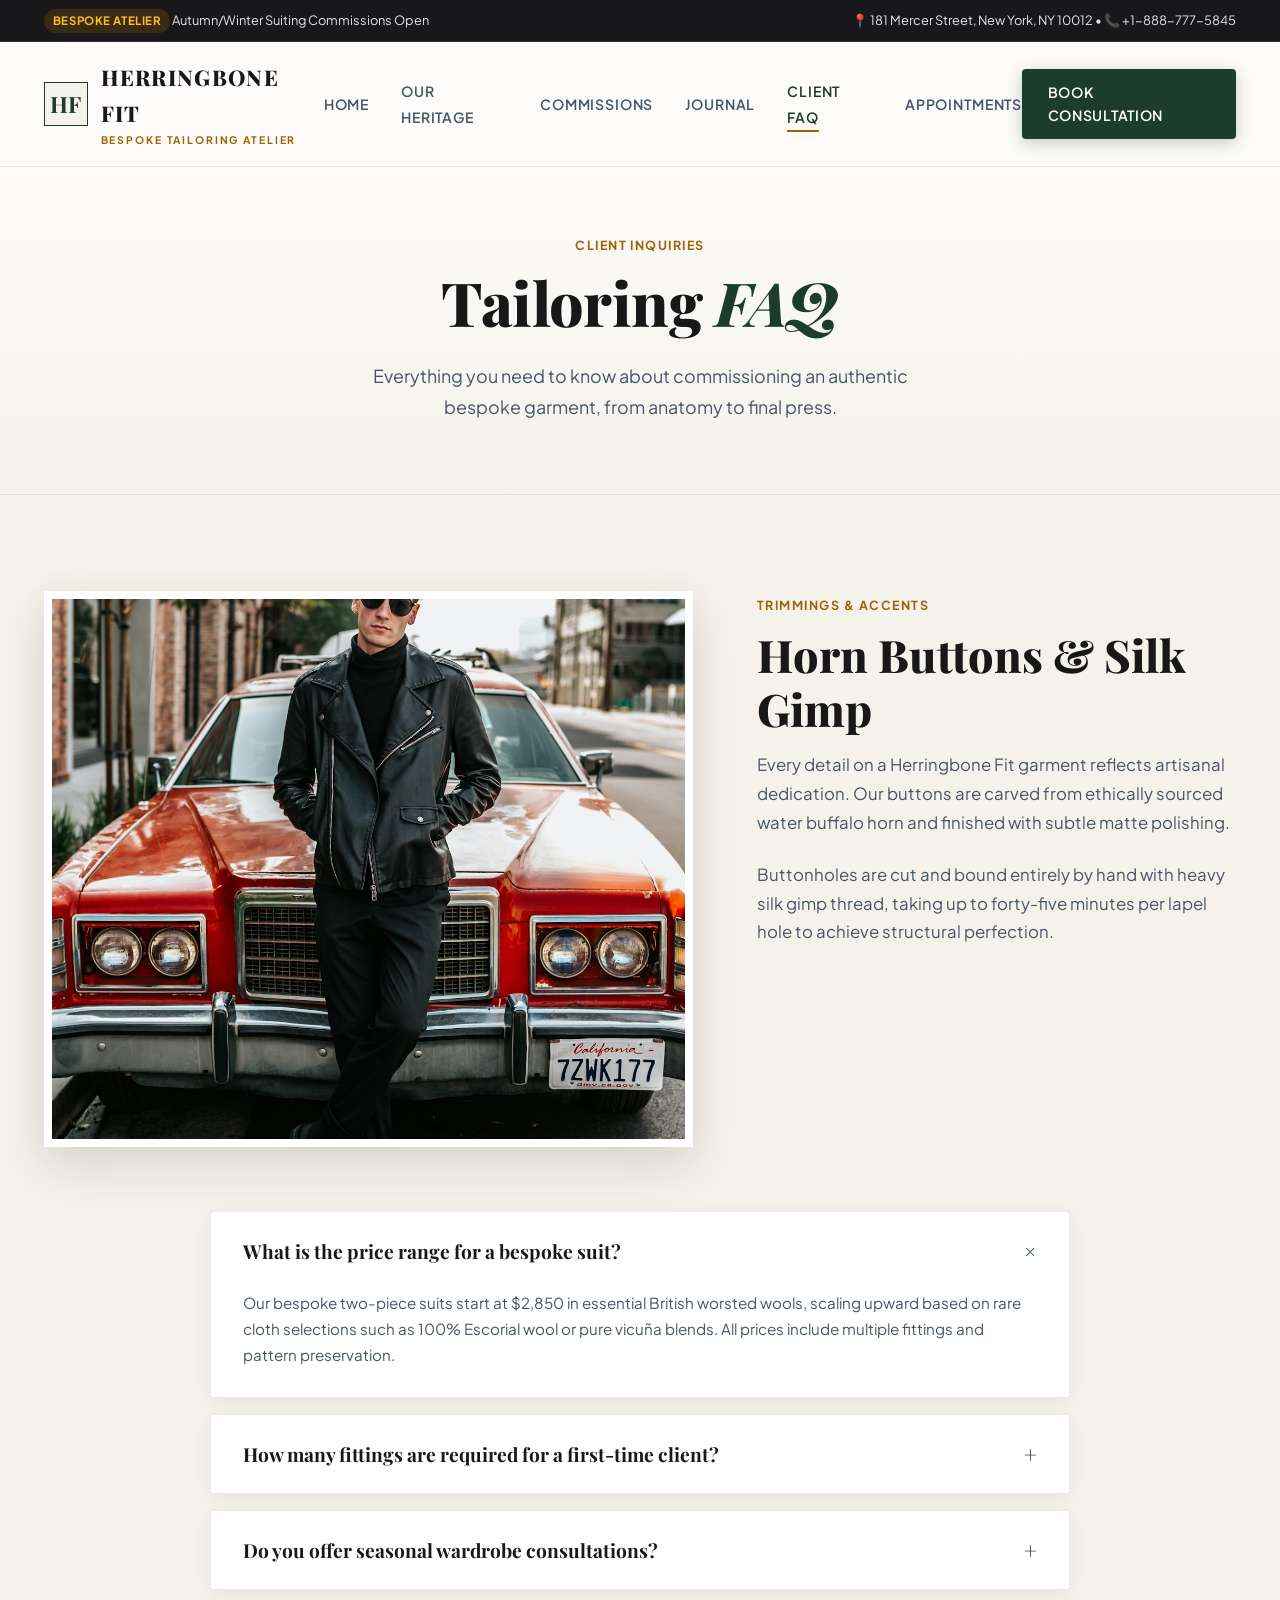
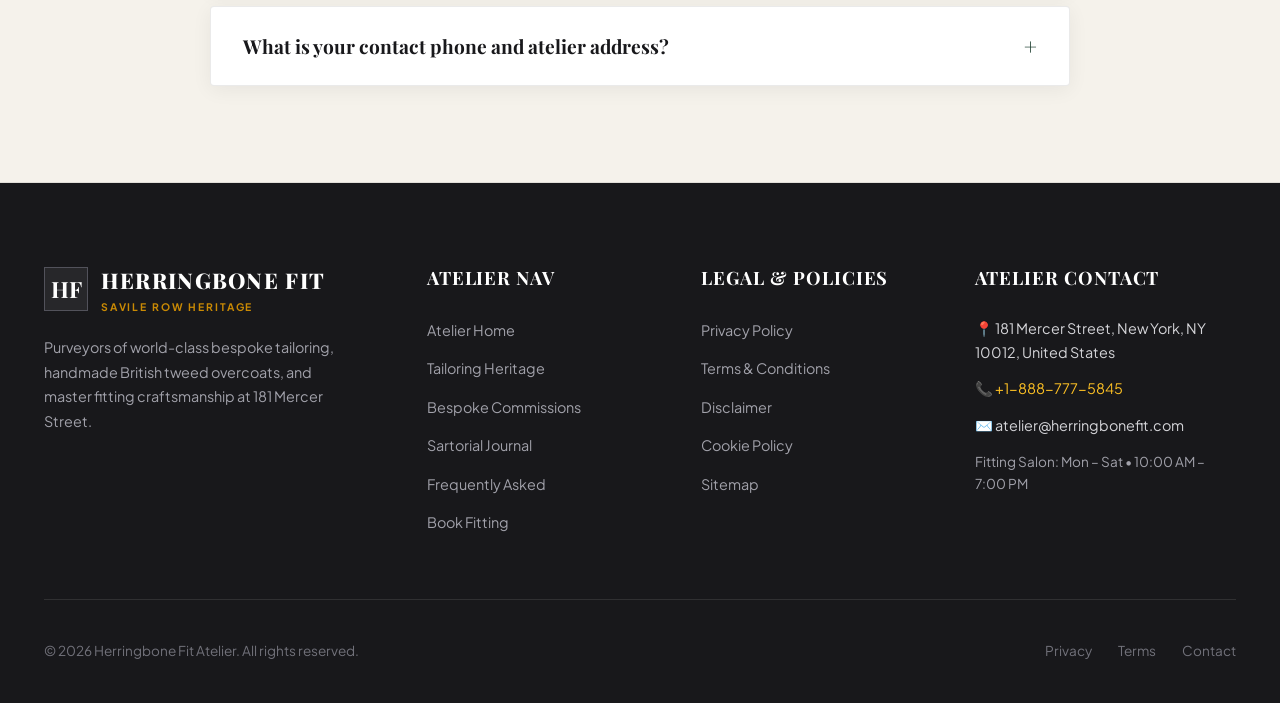
<file: faq.html>
<!DOCTYPE html>
<html lang="en">
<head>
  <meta charset="UTF-8">
  <meta name="viewport" content="width=device-width, initial-scale=1.0">
  <title>Bespoke Tailoring Frequently Asked Questions • Herringbone Fit</title>
  <meta name="description" content="Answers regarding bespoke suiting fittings, cloth origins, turnaround times, and garment care at Herringbone Fit.">
  <link rel="canonical" href="https://herringbonefit.com/faq.html">

  <meta property="og:type" content="website">
  <meta property="og:url" content="https://herringbonefit.com/faq.html">
  <meta property="og:title" content="Bespoke Tailoring Frequently Asked Questions • Herringbone Fit">
  <meta property="og:description" content="Answers regarding bespoke suiting fittings, cloth origins, turnaround times, and garment care at Herringbone Fit.">

  <link rel="preconnect" href="https://fonts.googleapis.com">
  <link rel="preconnect" href="https://fonts.gstatic.com" crossorigin>
  <link rel="stylesheet" href="https://fonts.googleapis.com/css2?family=Playfair+Display:ital,wght@0,600;0,700;0,800;1,600;1,700&family=Plus+Jakarta+Sans:wght@400;500;600;700&family=JetBrains+Mono:wght@500;700&display=swap">

  <script async src="https://www.googletagmanager.com/gtag/js?id=G-0LY0HY7L01"></script>
  <script>
    window.dataLayer = window.dataLayer || [];
    function gtag(){dataLayer.push(arguments);}
    gtag('js', new Date());
    gtag('config', 'G-0LY0HY7L01');
  </script>

  <link rel="stylesheet" href="assets/css/style.css">
</head>
<body>
  <div class="announcement-bar">
    <div class="container" style="display: flex; justify-content: space-between; align-items: center;">
      <div><span class="announcement-badge">Bespoke Atelier</span> Autumn/Winter Suiting Commissions Open</div>
      <div>📍 181 Mercer Street, New York, NY 10012 &bull; 📞 <a href="tel:+18887775845" style="color: inherit;">+1-888-777-5845</a></div>
    </div>
  </div>

  <header class="site-header">
    <div class="container">
      <div class="header-inner">
        <a href="index.html" class="site-logo">
          <div class="logo-monogram">HF</div>
          <div class="logo-text">
            <span class="logo-title">Herringbone Fit</span>
            <span class="logo-tagline">Bespoke Tailoring Atelier</span>
          </div>
        </a>

        <nav>
          <ul class="nav-menu">
            <li><a href="index.html" class="nav-link ">Home</a></li>
            <li><a href="about.html" class="nav-link ">Our Heritage</a></li>
            <li><a href="services.html" class="nav-link ">Commissions</a></li>
            <li><a href="blog.html" class="nav-link ">Journal</a></li>
            <li><a href="faq.html" class="nav-link active">Client FAQ</a></li>
            <li><a href="contact.html" class="nav-link ">Appointments</a></li>
          </ul>
        </nav>

        <div style="display: flex; align-items: center; gap: 1.5rem;">
          <a href="contact.html" class="btn-primary">Book Consultation</a>
          <button class="mobile-toggle" id="mobile-toggle" aria-label="Toggle navigation">☰</button>
        </div>
      </div>
    </div>
  </header>

  <div class="mobile-drawer" id="mobile-drawer">
    <div class="drawer-header">
      <div class="site-logo">
        <div class="logo-monogram">HF</div>
        <div class="logo-text"><span class="logo-title">Herringbone Fit</span></div>
      </div>
      <button class="drawer-close" id="drawer-close">✕</button>
    </div>
    <ul class="drawer-menu">
      <li><a href="index.html" class="drawer-link">Home</a></li>
      <li><a href="about.html" class="drawer-link">Our Heritage</a></li>
      <li><a href="services.html" class="drawer-link">Commissions</a></li>
      <li><a href="blog.html" class="drawer-link">Journal</a></li>
      <li><a href="faq.html" class="drawer-link">Client FAQ</a></li>
      <li><a href="contact.html" class="drawer-link">Appointments</a></li>
      <li><a href="privacy-policy.html" class="drawer-link">Privacy Policy</a></li>
      <li><a href="terms-and-conditions.html" class="drawer-link">Terms of Service</a></li>
    </ul>
  </div>
  <div class="drawer-overlay" id="drawer-overlay"></div>

  <main>
    <section class="hero-section" style="text-align: center; padding: 4rem 0 2rem;">
      <div class="container" style="max-width: 760px; margin: 0 auto;">
        <span class="section-tag">Client Inquiries</span>
        <h1 class="hero-title">Tailoring <span class="text-highlight">FAQ</span></h1>
        <p class="hero-subtitle" style="margin: 0 auto 2.5rem;">
          Everything you need to know about commissioning an authentic bespoke garment, from anatomy to final press.
        </p>
      </div>
    </section>

    <section class="section section-alt">
      <div class="container">
        <div class="hero-grid" style="align-items: flex-start; margin-bottom: 4rem;">
          <div>
            <div class="hero-frame">
              <img src="assets/images/handcrafted_horn_suit_buttons.jpg" alt="Handcrafted natural horn and mother-of-pearl buttons for bespoke jackets">
            </div>
          </div>
          <div>
            <span class="section-tag">Trimmings & Accents</span>
            <h2 class="section-title">Horn Buttons & Silk Gimp</h2>
            <p class="section-desc" style="margin-bottom: 1.5rem;">
              Every detail on a Herringbone Fit garment reflects artisanal dedication. Our buttons are carved from ethically sourced water buffalo horn and finished with subtle matte polishing.
            </p>
            <p class="section-desc">
              Buttonholes are cut and bound entirely by hand with heavy silk gimp thread, taking up to forty-five minutes per lapel hole to achieve structural perfection.
            </p>
          </div>
        </div>

        <div class="faq-wrap">
          <div class="faq-item active">
            <button class="faq-question">
              <span>What is the price range for a bespoke suit?</span>
              <span class="faq-icon">+</span>
            </button>
            <div class="faq-answer">
              <p>Our bespoke two-piece suits start at $2,850 in essential British worsted wools, scaling upward based on rare cloth selections such as 100% Escorial wool or pure vicuña blends. All prices include multiple fittings and pattern preservation.</p>
            </div>
          </div>

          <div class="faq-item">
            <button class="faq-question">
              <span>How many fittings are required for a first-time client?</span>
              <span class="faq-icon">+</span>
            </button>
            <div class="faq-answer">
              <p>First-time clients require three fittings: the skeleton baste fitting, the forward fitting with sleeves and canvas basted, and the final delivery fitting. Once your master paper pattern is refined and stored, future commissions require only one fitting.</p>
            </div>
          </div>

          <div class="faq-item">
            <button class="faq-question">
              <span>Do you offer seasonal wardrobe consultations?</span>
              <span class="faq-icon">+</span>
            </button>
            <div class="faq-answer">
              <p>Yes. Our head cutter consults with clients twice annually (Spring/Summer and Autumn/Winter) to review fabric swatches, refresh existing garments, and curate cohesive wardrobes.</p>
            </div>
          </div>

          <div class="faq-item">
            <button class="faq-question">
              <span>What is your contact phone and atelier address?</span>
              <span class="faq-icon">+</span>
            </button>
            <div class="faq-answer">
              <p>Our atelier is situated at 181 Mercer Street, New York, NY 10012, United States. You can reach our fitting desk directly at +1-888-777-5845 between 10:00 AM and 7:00 PM Monday through Saturday.</p>
            </div>
          </div>
        </div>
      </div>
    </section>
  </main>
  <footer class="site-footer">
    <div class="container">
      <div class="footer-grid">
        <div class="footer-col">
          <div class="site-logo" style="margin-bottom: 1.25rem;">
            <div class="logo-monogram" style="background: #27272a; border-color: #52525b; color: #ffffff;">HF</div>
            <div class="logo-text">
              <span class="logo-title" style="color: #ffffff;">Herringbone Fit</span>
              <span class="logo-tagline" style="color: #ca8a04;">Savile Row Heritage</span>
            </div>
          </div>
          <p style="font-size: 0.9rem; color: #a1a1aa; line-height: 1.7; max-width: 300px;">
            Purveyors of world-class bespoke tailoring, handmade British tweed overcoats, and master fitting craftsmanship at 181 Mercer Street.
          </p>
        </div>

        <div class="footer-col">
          <h4>Atelier Nav</h4>
          <ul class="footer-links">
            <li><a href="index.html" class="footer-link">Atelier Home</a></li>
            <li><a href="about.html" class="footer-link">Tailoring Heritage</a></li>
            <li><a href="services.html" class="footer-link">Bespoke Commissions</a></li>
            <li><a href="blog.html" class="footer-link">Sartorial Journal</a></li>
            <li><a href="faq.html" class="footer-link">Frequently Asked</a></li>
            <li><a href="contact.html" class="footer-link">Book Fitting</a></li>
          </ul>
        </div>

        <div class="footer-col">
          <h4>Legal & Policies</h4>
          <ul class="footer-links">
            <li><a href="privacy-policy.html" class="footer-link">Privacy Policy</a></li>
            <li><a href="terms-and-conditions.html" class="footer-link">Terms & Conditions</a></li>
            <li><a href="disclaimer.html" class="footer-link">Disclaimer</a></li>
            <li><a href="cookie-policy.html" class="footer-link">Cookie Policy</a></li>
            <li><a href="sitemap.xml" class="footer-link">Sitemap</a></li>
          </ul>
        </div>

        <div class="footer-col">
          <h4>Atelier Contact</h4>
          <p style="font-size: 0.9rem; color: #d4d4d8; margin-bottom: 0.8rem;">📍 181 Mercer Street, New York, NY 10012, United States</p>
          <p style="font-size: 0.9rem; color: #d4d4d8; margin-bottom: 0.8rem;">📞 <a href="tel:+18887775845" style="color: #fbbf24;">+1-888-777-5845</a></p>
          <p style="font-size: 0.9rem; color: #d4d4d8; margin-bottom: 0.8rem;">✉️ atelier@herringbonefit.com</p>
          <p style="font-size: 0.85rem; color: #a1a1aa;">Fitting Salon: Mon – Sat &bull; 10:00 AM – 7:00 PM</p>
        </div>
      </div>

      <div class="footer-bottom">
        <p>&copy; 2026 Herringbone Fit Atelier. All rights reserved.</p>
        <div>
          <a href="privacy-policy.html" style="margin-right: 1.5rem; color: inherit;">Privacy</a>
          <a href="terms-and-conditions.html" style="margin-right: 1.5rem; color: inherit;">Terms</a>
          <a href="contact.html" style="color: inherit;">Contact</a>
        </div>
      </div>
    </div>
  </footer>

  <script src="assets/js/main.js"></script>
</body>
</html>
</file>
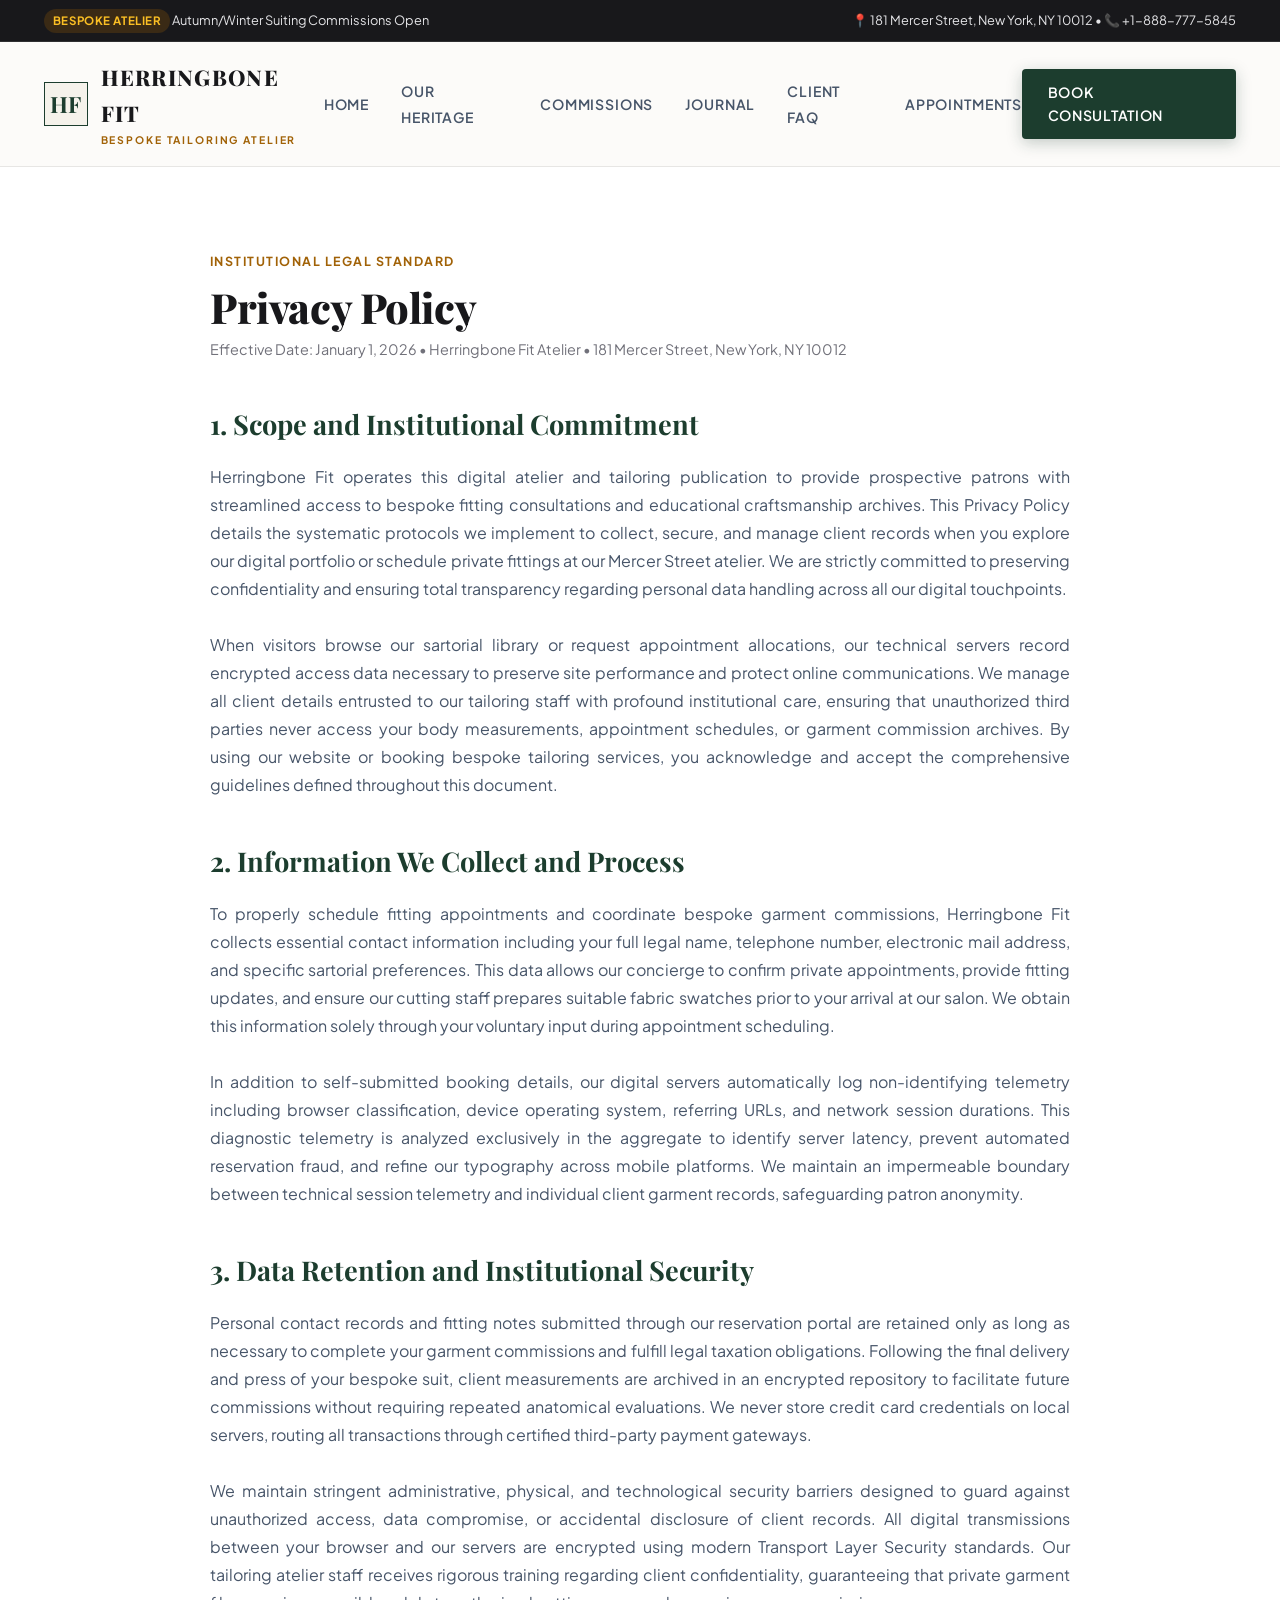
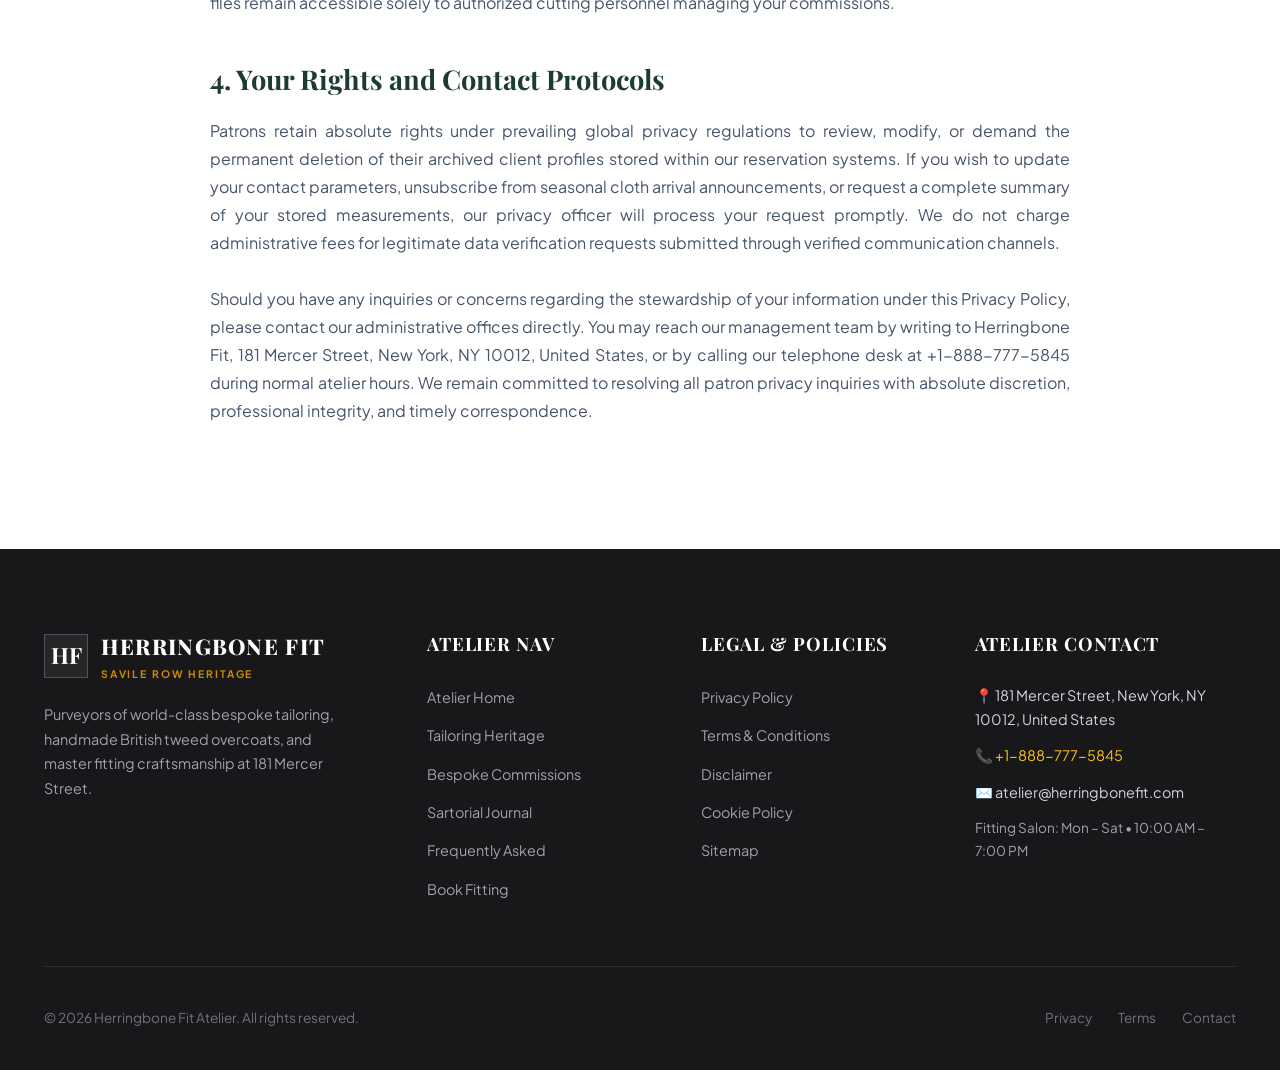
<file: privacy-policy.html>
<!DOCTYPE html>
<html lang="en">
<head>
  <meta charset="UTF-8">
  <meta name="viewport" content="width=device-width, initial-scale=1.0">
  <title>Privacy Policy • Herringbone Fit</title>
  <meta name="description" content="Official privacy policy and legal notice for Herringbone Fit tailoring atelier.">
  <link rel="canonical" href="https://herringbonefit.com/privacy-policy.html">

  <meta property="og:type" content="website">
  <meta property="og:url" content="https://herringbonefit.com/privacy-policy.html">
  <meta property="og:title" content="Privacy Policy • Herringbone Fit">
  <meta property="og:description" content="Official privacy policy and legal notice for Herringbone Fit tailoring atelier.">

  <link rel="preconnect" href="https://fonts.googleapis.com">
  <link rel="preconnect" href="https://fonts.gstatic.com" crossorigin>
  <link rel="stylesheet" href="https://fonts.googleapis.com/css2?family=Playfair+Display:ital,wght@0,600;0,700;0,800;1,600;1,700&family=Plus+Jakarta+Sans:wght@400;500;600;700&family=JetBrains+Mono:wght@500;700&display=swap">

  <script async src="https://www.googletagmanager.com/gtag/js?id=G-0LY0HY7L01"></script>
  <script>
    window.dataLayer = window.dataLayer || [];
    function gtag(){dataLayer.push(arguments);}
    gtag('js', new Date());
    gtag('config', 'G-0LY0HY7L01');
  </script>

  <link rel="stylesheet" href="assets/css/style.css">
</head>
<body>
  <div class="announcement-bar">
    <div class="container" style="display: flex; justify-content: space-between; align-items: center;">
      <div><span class="announcement-badge">Bespoke Atelier</span> Autumn/Winter Suiting Commissions Open</div>
      <div>📍 181 Mercer Street, New York, NY 10012 &bull; 📞 <a href="tel:+18887775845" style="color: inherit;">+1-888-777-5845</a></div>
    </div>
  </div>
  <header class="site-header">
    <div class="container">
      <div class="header-inner">
        <a href="index.html" class="site-logo">
          <div class="logo-monogram">HF</div>
          <div class="logo-text">
            <span class="logo-title">Herringbone Fit</span>
            <span class="logo-tagline">Bespoke Tailoring Atelier</span>
          </div>
        </a>

        <nav>
          <ul class="nav-menu">
            <li><a href="index.html" class="nav-link ">Home</a></li>
            <li><a href="about.html" class="nav-link ">Our Heritage</a></li>
            <li><a href="services.html" class="nav-link ">Commissions</a></li>
            <li><a href="blog.html" class="nav-link ">Journal</a></li>
            <li><a href="faq.html" class="nav-link ">Client FAQ</a></li>
            <li><a href="contact.html" class="nav-link ">Appointments</a></li>
          </ul>
        </nav>

        <div style="display: flex; align-items: center; gap: 1.5rem;">
          <a href="contact.html" class="btn-primary">Book Consultation</a>
          <button class="mobile-toggle" id="mobile-toggle" aria-label="Toggle navigation">☰</button>
        </div>
      </div>
    </div>
  </header>

  <div class="mobile-drawer" id="mobile-drawer">
    <div class="drawer-header">
      <div class="site-logo">
        <div class="logo-monogram">HF</div>
        <div class="logo-text"><span class="logo-title">Herringbone Fit</span></div>
      </div>
      <button class="drawer-close" id="drawer-close">✕</button>
    </div>
    <ul class="drawer-menu">
      <li><a href="index.html" class="drawer-link">Home</a></li>
      <li><a href="about.html" class="drawer-link">Our Heritage</a></li>
      <li><a href="services.html" class="drawer-link">Commissions</a></li>
      <li><a href="blog.html" class="drawer-link">Journal</a></li>
      <li><a href="faq.html" class="drawer-link">Client FAQ</a></li>
      <li><a href="contact.html" class="drawer-link">Appointments</a></li>
      <li><a href="privacy-policy.html" class="drawer-link">Privacy Policy</a></li>
      <li><a href="terms-and-conditions.html" class="drawer-link">Terms of Service</a></li>
    </ul>
  </div>
  <div class="drawer-overlay" id="drawer-overlay"></div>
<main>
    <section class="policy-page">
      <div class="container">
        <div class="policy-content">
          <span class="section-tag">Institutional Legal Standard</span>
          <h1 class="hero-title" style="font-size: 2.6rem; margin-bottom: 0.5rem;">Privacy Policy</h1>
          <p style="color: #71717a; font-size: 0.9rem; margin-bottom: 2.5rem;">Effective Date: January 1, 2026 &bull; Herringbone Fit Atelier &bull; 181 Mercer Street, New York, NY 10012</p>
    <h2>1. Scope and Institutional Commitment</h2><p class="policy-paragraph">Herringbone Fit operates this digital atelier and tailoring publication to provide prospective patrons with streamlined access to bespoke fitting consultations and educational craftsmanship archives. This Privacy Policy details the systematic protocols we implement to collect, secure, and manage client records when you explore our digital portfolio or schedule private fittings at our Mercer Street atelier. We are strictly committed to preserving confidentiality and ensuring total transparency regarding personal data handling across all our digital touchpoints.</p><p class="policy-paragraph">When visitors browse our sartorial library or request appointment allocations, our technical servers record encrypted access data necessary to preserve site performance and protect online communications. We manage all client details entrusted to our tailoring staff with profound institutional care, ensuring that unauthorized third parties never access your body measurements, appointment schedules, or garment commission archives. By using our website or booking bespoke tailoring services, you acknowledge and accept the comprehensive guidelines defined throughout this document.</p><h2>2. Information We Collect and Process</h2><p class="policy-paragraph">To properly schedule fitting appointments and coordinate bespoke garment commissions, Herringbone Fit collects essential contact information including your full legal name, telephone number, electronic mail address, and specific sartorial preferences. This data allows our concierge to confirm private appointments, provide fitting updates, and ensure our cutting staff prepares suitable fabric swatches prior to your arrival at our salon. We obtain this information solely through your voluntary input during appointment scheduling.</p><p class="policy-paragraph">In addition to self-submitted booking details, our digital servers automatically log non-identifying telemetry including browser classification, device operating system, referring URLs, and network session durations. This diagnostic telemetry is analyzed exclusively in the aggregate to identify server latency, prevent automated reservation fraud, and refine our typography across mobile platforms. We maintain an impermeable boundary between technical session telemetry and individual client garment records, safeguarding patron anonymity.</p><h2>3. Data Retention and Institutional Security</h2><p class="policy-paragraph">Personal contact records and fitting notes submitted through our reservation portal are retained only as long as necessary to complete your garment commissions and fulfill legal taxation obligations. Following the final delivery and press of your bespoke suit, client measurements are archived in an encrypted repository to facilitate future commissions without requiring repeated anatomical evaluations. We never store credit card credentials on local servers, routing all transactions through certified third-party payment gateways.</p><p class="policy-paragraph">We maintain stringent administrative, physical, and technological security barriers designed to guard against unauthorized access, data compromise, or accidental disclosure of client records. All digital transmissions between your browser and our servers are encrypted using modern Transport Layer Security standards. Our tailoring atelier staff receives rigorous training regarding client confidentiality, guaranteeing that private garment files remain accessible solely to authorized cutting personnel managing your commissions.</p><h2>4. Your Rights and Contact Protocols</h2><p class="policy-paragraph">Patrons retain absolute rights under prevailing global privacy regulations to review, modify, or demand the permanent deletion of their archived client profiles stored within our reservation systems. If you wish to update your contact parameters, unsubscribe from seasonal cloth arrival announcements, or request a complete summary of your stored measurements, our privacy officer will process your request promptly. We do not charge administrative fees for legitimate data verification requests submitted through verified communication channels.</p><p class="policy-paragraph">Should you have any inquiries or concerns regarding the stewardship of your information under this Privacy Policy, please contact our administrative offices directly. You may reach our management team by writing to Herringbone Fit, 181 Mercer Street, New York, NY 10012, United States, or by calling our telephone desk at +1-888-777-5845 during normal atelier hours. We remain committed to resolving all patron privacy inquiries with absolute discretion, professional integrity, and timely correspondence.</p></div></div></section></main>  <footer class="site-footer">
    <div class="container">
      <div class="footer-grid">
        <div class="footer-col">
          <div class="site-logo" style="margin-bottom: 1.25rem;">
            <div class="logo-monogram" style="background: #27272a; border-color: #52525b; color: #ffffff;">HF</div>
            <div class="logo-text">
              <span class="logo-title" style="color: #ffffff;">Herringbone Fit</span>
              <span class="logo-tagline" style="color: #ca8a04;">Savile Row Heritage</span>
            </div>
          </div>
          <p style="font-size: 0.9rem; color: #a1a1aa; line-height: 1.7; max-width: 300px;">
            Purveyors of world-class bespoke tailoring, handmade British tweed overcoats, and master fitting craftsmanship at 181 Mercer Street.
          </p>
        </div>

        <div class="footer-col">
          <h4>Atelier Nav</h4>
          <ul class="footer-links">
            <li><a href="index.html" class="footer-link">Atelier Home</a></li>
            <li><a href="about.html" class="footer-link">Tailoring Heritage</a></li>
            <li><a href="services.html" class="footer-link">Bespoke Commissions</a></li>
            <li><a href="blog.html" class="footer-link">Sartorial Journal</a></li>
            <li><a href="faq.html" class="footer-link">Frequently Asked</a></li>
            <li><a href="contact.html" class="footer-link">Book Fitting</a></li>
          </ul>
        </div>

        <div class="footer-col">
          <h4>Legal & Policies</h4>
          <ul class="footer-links">
            <li><a href="privacy-policy.html" class="footer-link">Privacy Policy</a></li>
            <li><a href="terms-and-conditions.html" class="footer-link">Terms & Conditions</a></li>
            <li><a href="disclaimer.html" class="footer-link">Disclaimer</a></li>
            <li><a href="cookie-policy.html" class="footer-link">Cookie Policy</a></li>
            <li><a href="sitemap.xml" class="footer-link">Sitemap</a></li>
          </ul>
        </div>

        <div class="footer-col">
          <h4>Atelier Contact</h4>
          <p style="font-size: 0.9rem; color: #d4d4d8; margin-bottom: 0.8rem;">📍 181 Mercer Street, New York, NY 10012, United States</p>
          <p style="font-size: 0.9rem; color: #d4d4d8; margin-bottom: 0.8rem;">📞 <a href="tel:+18887775845" style="color: #fbbf24;">+1-888-777-5845</a></p>
          <p style="font-size: 0.9rem; color: #d4d4d8; margin-bottom: 0.8rem;">✉️ atelier@herringbonefit.com</p>
          <p style="font-size: 0.85rem; color: #a1a1aa;">Fitting Salon: Mon – Sat &bull; 10:00 AM – 7:00 PM</p>
        </div>
      </div>

      <div class="footer-bottom">
        <p>&copy; 2026 Herringbone Fit Atelier. All rights reserved.</p>
        <div>
          <a href="privacy-policy.html" style="margin-right: 1.5rem; color: inherit;">Privacy</a>
          <a href="terms-and-conditions.html" style="margin-right: 1.5rem; color: inherit;">Terms</a>
          <a href="contact.html" style="color: inherit;">Contact</a>
        </div>
      </div>
    </div>
  </footer>
<script src='assets/js/main.js'></script></body></html>
</file>
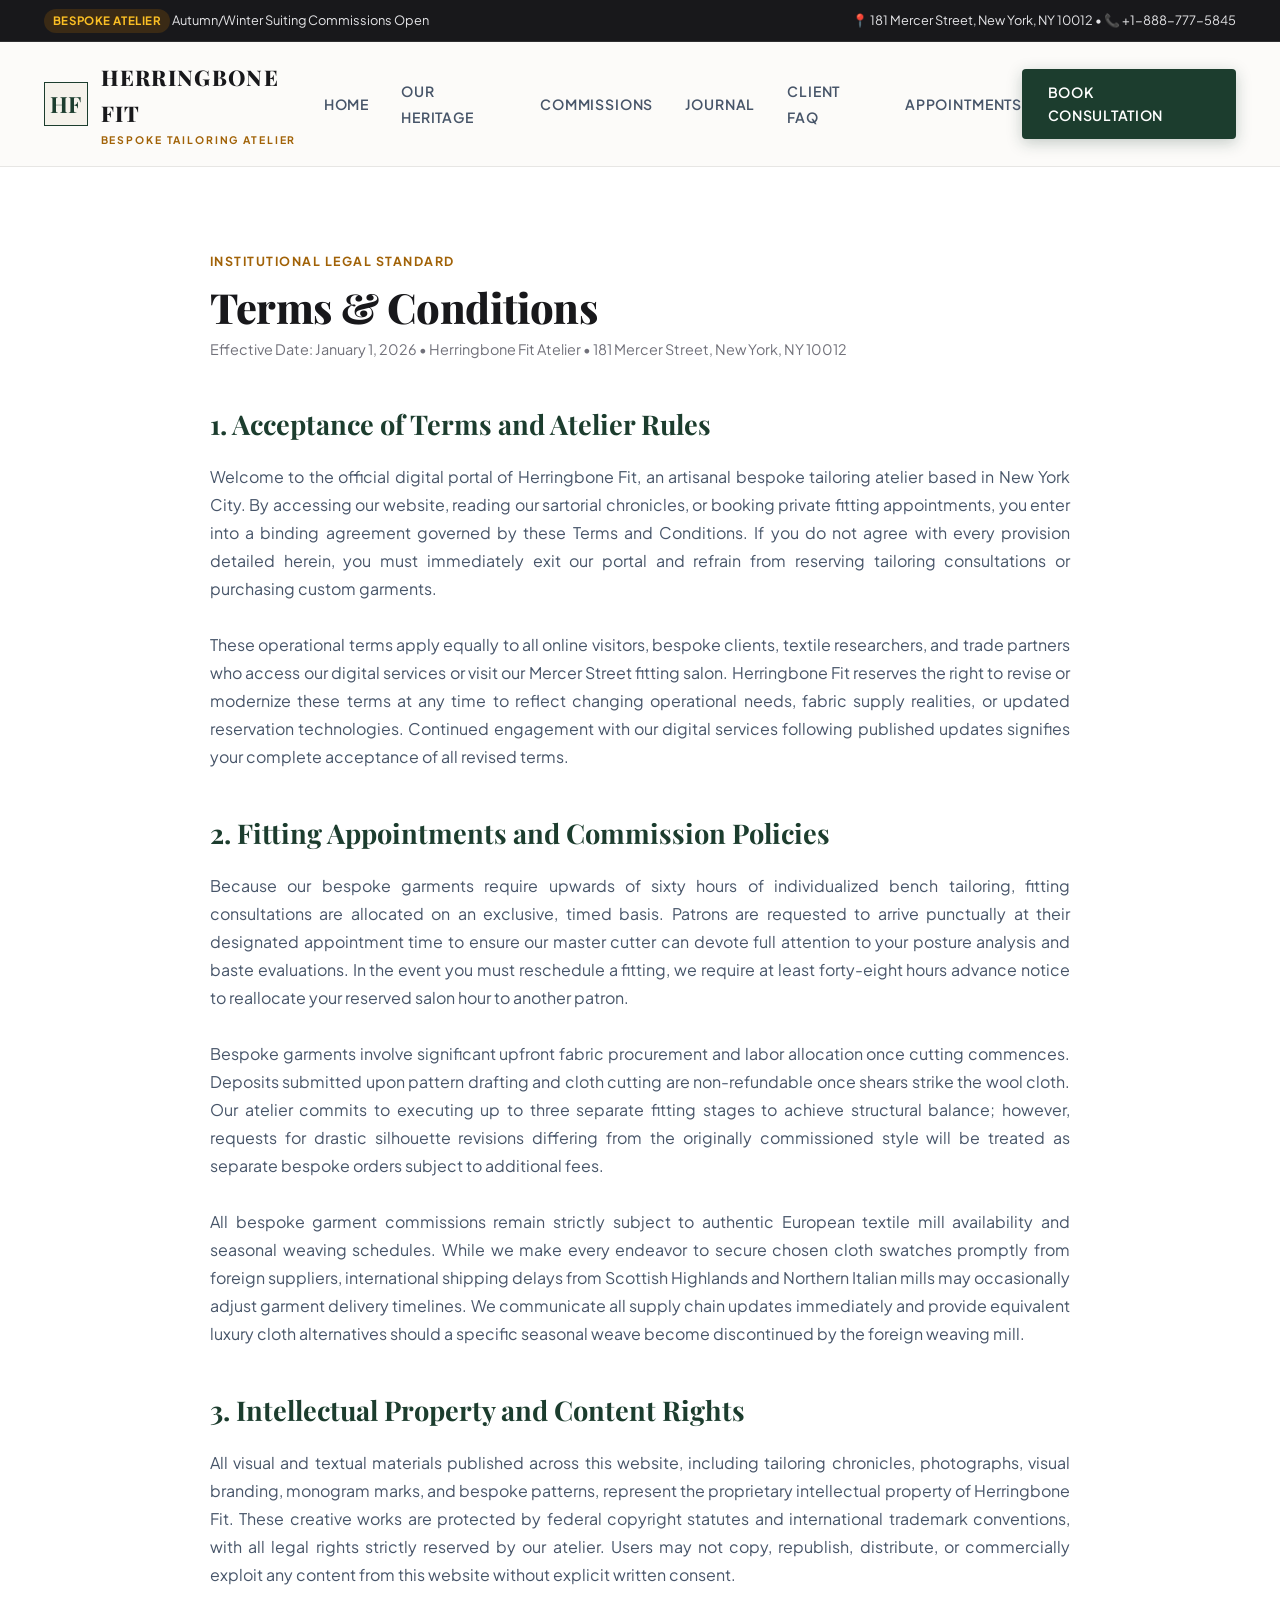
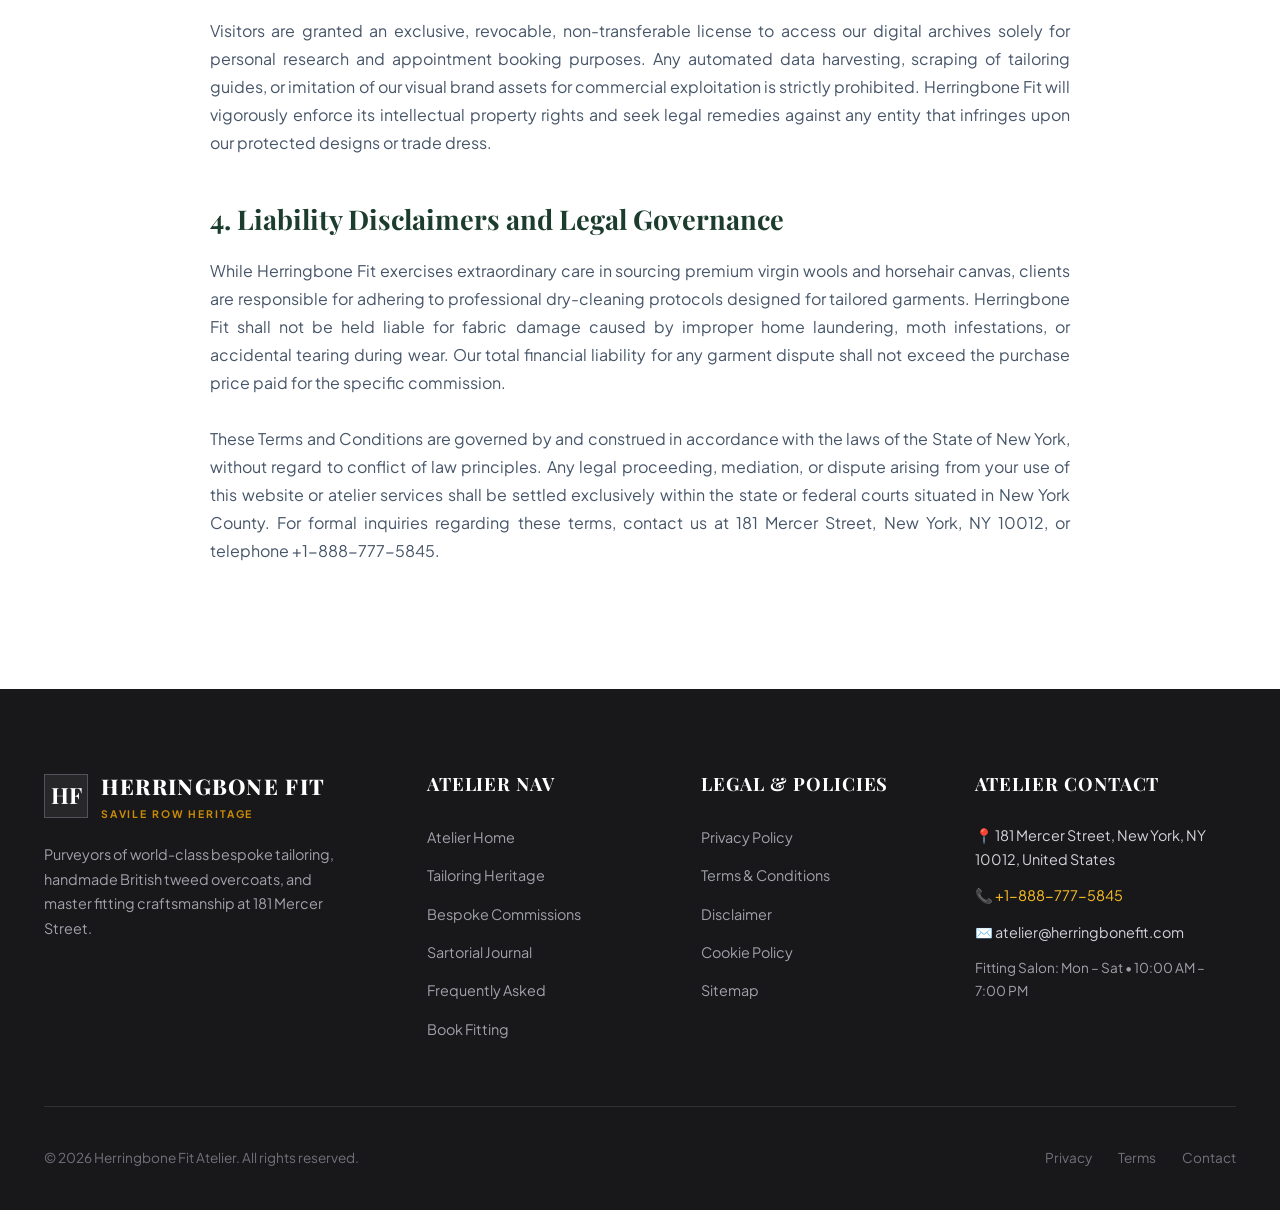
<file: terms-and-conditions.html>
<!DOCTYPE html>
<html lang="en">
<head>
  <meta charset="UTF-8">
  <meta name="viewport" content="width=device-width, initial-scale=1.0">
  <title>Terms & Conditions • Herringbone Fit</title>
  <meta name="description" content="Official terms & conditions and legal notice for Herringbone Fit tailoring atelier.">
  <link rel="canonical" href="https://herringbonefit.com/terms-and-conditions.html">

  <meta property="og:type" content="website">
  <meta property="og:url" content="https://herringbonefit.com/terms-and-conditions.html">
  <meta property="og:title" content="Terms & Conditions • Herringbone Fit">
  <meta property="og:description" content="Official terms & conditions and legal notice for Herringbone Fit tailoring atelier.">

  <link rel="preconnect" href="https://fonts.googleapis.com">
  <link rel="preconnect" href="https://fonts.gstatic.com" crossorigin>
  <link rel="stylesheet" href="https://fonts.googleapis.com/css2?family=Playfair+Display:ital,wght@0,600;0,700;0,800;1,600;1,700&family=Plus+Jakarta+Sans:wght@400;500;600;700&family=JetBrains+Mono:wght@500;700&display=swap">

  <script async src="https://www.googletagmanager.com/gtag/js?id=G-0LY0HY7L01"></script>
  <script>
    window.dataLayer = window.dataLayer || [];
    function gtag(){dataLayer.push(arguments);}
    gtag('js', new Date());
    gtag('config', 'G-0LY0HY7L01');
  </script>

  <link rel="stylesheet" href="assets/css/style.css">
</head>
<body>
  <div class="announcement-bar">
    <div class="container" style="display: flex; justify-content: space-between; align-items: center;">
      <div><span class="announcement-badge">Bespoke Atelier</span> Autumn/Winter Suiting Commissions Open</div>
      <div>📍 181 Mercer Street, New York, NY 10012 &bull; 📞 <a href="tel:+18887775845" style="color: inherit;">+1-888-777-5845</a></div>
    </div>
  </div>
  <header class="site-header">
    <div class="container">
      <div class="header-inner">
        <a href="index.html" class="site-logo">
          <div class="logo-monogram">HF</div>
          <div class="logo-text">
            <span class="logo-title">Herringbone Fit</span>
            <span class="logo-tagline">Bespoke Tailoring Atelier</span>
          </div>
        </a>

        <nav>
          <ul class="nav-menu">
            <li><a href="index.html" class="nav-link ">Home</a></li>
            <li><a href="about.html" class="nav-link ">Our Heritage</a></li>
            <li><a href="services.html" class="nav-link ">Commissions</a></li>
            <li><a href="blog.html" class="nav-link ">Journal</a></li>
            <li><a href="faq.html" class="nav-link ">Client FAQ</a></li>
            <li><a href="contact.html" class="nav-link ">Appointments</a></li>
          </ul>
        </nav>

        <div style="display: flex; align-items: center; gap: 1.5rem;">
          <a href="contact.html" class="btn-primary">Book Consultation</a>
          <button class="mobile-toggle" id="mobile-toggle" aria-label="Toggle navigation">☰</button>
        </div>
      </div>
    </div>
  </header>

  <div class="mobile-drawer" id="mobile-drawer">
    <div class="drawer-header">
      <div class="site-logo">
        <div class="logo-monogram">HF</div>
        <div class="logo-text"><span class="logo-title">Herringbone Fit</span></div>
      </div>
      <button class="drawer-close" id="drawer-close">✕</button>
    </div>
    <ul class="drawer-menu">
      <li><a href="index.html" class="drawer-link">Home</a></li>
      <li><a href="about.html" class="drawer-link">Our Heritage</a></li>
      <li><a href="services.html" class="drawer-link">Commissions</a></li>
      <li><a href="blog.html" class="drawer-link">Journal</a></li>
      <li><a href="faq.html" class="drawer-link">Client FAQ</a></li>
      <li><a href="contact.html" class="drawer-link">Appointments</a></li>
      <li><a href="privacy-policy.html" class="drawer-link">Privacy Policy</a></li>
      <li><a href="terms-and-conditions.html" class="drawer-link">Terms of Service</a></li>
    </ul>
  </div>
  <div class="drawer-overlay" id="drawer-overlay"></div>
<main>
    <section class="policy-page">
      <div class="container">
        <div class="policy-content">
          <span class="section-tag">Institutional Legal Standard</span>
          <h1 class="hero-title" style="font-size: 2.6rem; margin-bottom: 0.5rem;">Terms & Conditions</h1>
          <p style="color: #71717a; font-size: 0.9rem; margin-bottom: 2.5rem;">Effective Date: January 1, 2026 &bull; Herringbone Fit Atelier &bull; 181 Mercer Street, New York, NY 10012</p>
    <h2>1. Acceptance of Terms and Atelier Rules</h2><p class="policy-paragraph">Welcome to the official digital portal of Herringbone Fit, an artisanal bespoke tailoring atelier based in New York City. By accessing our website, reading our sartorial chronicles, or booking private fitting appointments, you enter into a binding agreement governed by these Terms and Conditions. If you do not agree with every provision detailed herein, you must immediately exit our portal and refrain from reserving tailoring consultations or purchasing custom garments.</p><p class="policy-paragraph">These operational terms apply equally to all online visitors, bespoke clients, textile researchers, and trade partners who access our digital services or visit our Mercer Street fitting salon. Herringbone Fit reserves the right to revise or modernize these terms at any time to reflect changing operational needs, fabric supply realities, or updated reservation technologies. Continued engagement with our digital services following published updates signifies your complete acceptance of all revised terms.</p><h2>2. Fitting Appointments and Commission Policies</h2><p class="policy-paragraph">Because our bespoke garments require upwards of sixty hours of individualized bench tailoring, fitting consultations are allocated on an exclusive, timed basis. Patrons are requested to arrive punctually at their designated appointment time to ensure our master cutter can devote full attention to your posture analysis and baste evaluations. In the event you must reschedule a fitting, we require at least forty-eight hours advance notice to reallocate your reserved salon hour to another patron.</p><p class="policy-paragraph">Bespoke garments involve significant upfront fabric procurement and labor allocation once cutting commences. Deposits submitted upon pattern drafting and cloth cutting are non-refundable once shears strike the wool cloth. Our atelier commits to executing up to three separate fitting stages to achieve structural balance; however, requests for drastic silhouette revisions differing from the originally commissioned style will be treated as separate bespoke orders subject to additional fees.</p><p class="policy-paragraph">All bespoke garment commissions remain strictly subject to authentic European textile mill availability and seasonal weaving schedules. While we make every endeavor to secure chosen cloth swatches promptly from foreign suppliers, international shipping delays from Scottish Highlands and Northern Italian mills may occasionally adjust garment delivery timelines. We communicate all supply chain updates immediately and provide equivalent luxury cloth alternatives should a specific seasonal weave become discontinued by the foreign weaving mill.</p><h2>3. Intellectual Property and Content Rights</h2><p class="policy-paragraph">All visual and textual materials published across this website, including tailoring chronicles, photographs, visual branding, monogram marks, and bespoke patterns, represent the proprietary intellectual property of Herringbone Fit. These creative works are protected by federal copyright statutes and international trademark conventions, with all legal rights strictly reserved by our atelier. Users may not copy, republish, distribute, or commercially exploit any content from this website without explicit written consent.</p><p class="policy-paragraph">Visitors are granted an exclusive, revocable, non-transferable license to access our digital archives solely for personal research and appointment booking purposes. Any automated data harvesting, scraping of tailoring guides, or imitation of our visual brand assets for commercial exploitation is strictly prohibited. Herringbone Fit will vigorously enforce its intellectual property rights and seek legal remedies against any entity that infringes upon our protected designs or trade dress.</p><h2>4. Liability Disclaimers and Legal Governance</h2><p class="policy-paragraph">While Herringbone Fit exercises extraordinary care in sourcing premium virgin wools and horsehair canvas, clients are responsible for adhering to professional dry-cleaning protocols designed for tailored garments. Herringbone Fit shall not be held liable for fabric damage caused by improper home laundering, moth infestations, or accidental tearing during wear. Our total financial liability for any garment dispute shall not exceed the purchase price paid for the specific commission.</p><p class="policy-paragraph">These Terms and Conditions are governed by and construed in accordance with the laws of the State of New York, without regard to conflict of law principles. Any legal proceeding, mediation, or dispute arising from your use of this website or atelier services shall be settled exclusively within the state or federal courts situated in New York County. For formal inquiries regarding these terms, contact us at 181 Mercer Street, New York, NY 10012, or telephone +1-888-777-5845.</p></div></div></section></main>  <footer class="site-footer">
    <div class="container">
      <div class="footer-grid">
        <div class="footer-col">
          <div class="site-logo" style="margin-bottom: 1.25rem;">
            <div class="logo-monogram" style="background: #27272a; border-color: #52525b; color: #ffffff;">HF</div>
            <div class="logo-text">
              <span class="logo-title" style="color: #ffffff;">Herringbone Fit</span>
              <span class="logo-tagline" style="color: #ca8a04;">Savile Row Heritage</span>
            </div>
          </div>
          <p style="font-size: 0.9rem; color: #a1a1aa; line-height: 1.7; max-width: 300px;">
            Purveyors of world-class bespoke tailoring, handmade British tweed overcoats, and master fitting craftsmanship at 181 Mercer Street.
          </p>
        </div>

        <div class="footer-col">
          <h4>Atelier Nav</h4>
          <ul class="footer-links">
            <li><a href="index.html" class="footer-link">Atelier Home</a></li>
            <li><a href="about.html" class="footer-link">Tailoring Heritage</a></li>
            <li><a href="services.html" class="footer-link">Bespoke Commissions</a></li>
            <li><a href="blog.html" class="footer-link">Sartorial Journal</a></li>
            <li><a href="faq.html" class="footer-link">Frequently Asked</a></li>
            <li><a href="contact.html" class="footer-link">Book Fitting</a></li>
          </ul>
        </div>

        <div class="footer-col">
          <h4>Legal & Policies</h4>
          <ul class="footer-links">
            <li><a href="privacy-policy.html" class="footer-link">Privacy Policy</a></li>
            <li><a href="terms-and-conditions.html" class="footer-link">Terms & Conditions</a></li>
            <li><a href="disclaimer.html" class="footer-link">Disclaimer</a></li>
            <li><a href="cookie-policy.html" class="footer-link">Cookie Policy</a></li>
            <li><a href="sitemap.xml" class="footer-link">Sitemap</a></li>
          </ul>
        </div>

        <div class="footer-col">
          <h4>Atelier Contact</h4>
          <p style="font-size: 0.9rem; color: #d4d4d8; margin-bottom: 0.8rem;">📍 181 Mercer Street, New York, NY 10012, United States</p>
          <p style="font-size: 0.9rem; color: #d4d4d8; margin-bottom: 0.8rem;">📞 <a href="tel:+18887775845" style="color: #fbbf24;">+1-888-777-5845</a></p>
          <p style="font-size: 0.9rem; color: #d4d4d8; margin-bottom: 0.8rem;">✉️ atelier@herringbonefit.com</p>
          <p style="font-size: 0.85rem; color: #a1a1aa;">Fitting Salon: Mon – Sat &bull; 10:00 AM – 7:00 PM</p>
        </div>
      </div>

      <div class="footer-bottom">
        <p>&copy; 2026 Herringbone Fit Atelier. All rights reserved.</p>
        <div>
          <a href="privacy-policy.html" style="margin-right: 1.5rem; color: inherit;">Privacy</a>
          <a href="terms-and-conditions.html" style="margin-right: 1.5rem; color: inherit;">Terms</a>
          <a href="contact.html" style="color: inherit;">Contact</a>
        </div>
      </div>
    </div>
  </footer>
<script src='assets/js/main.js'></script></body></html>
</file>
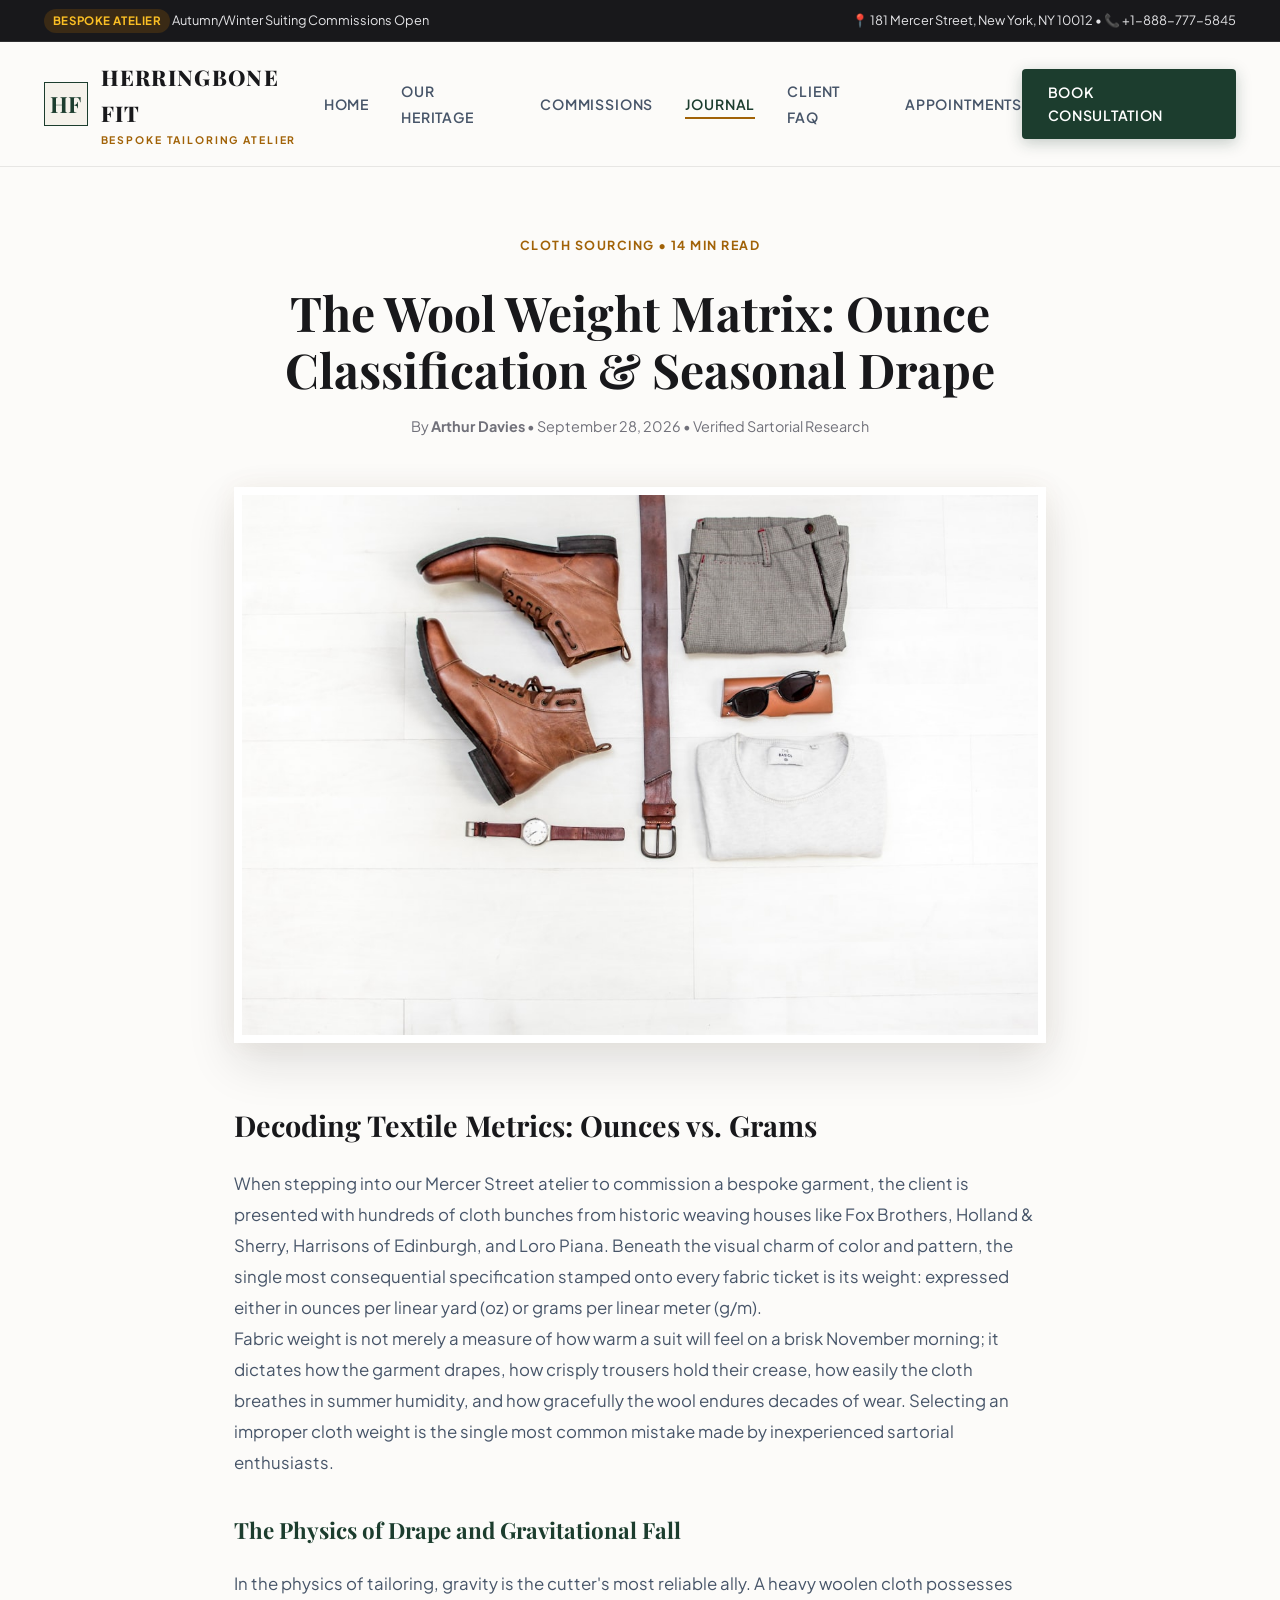
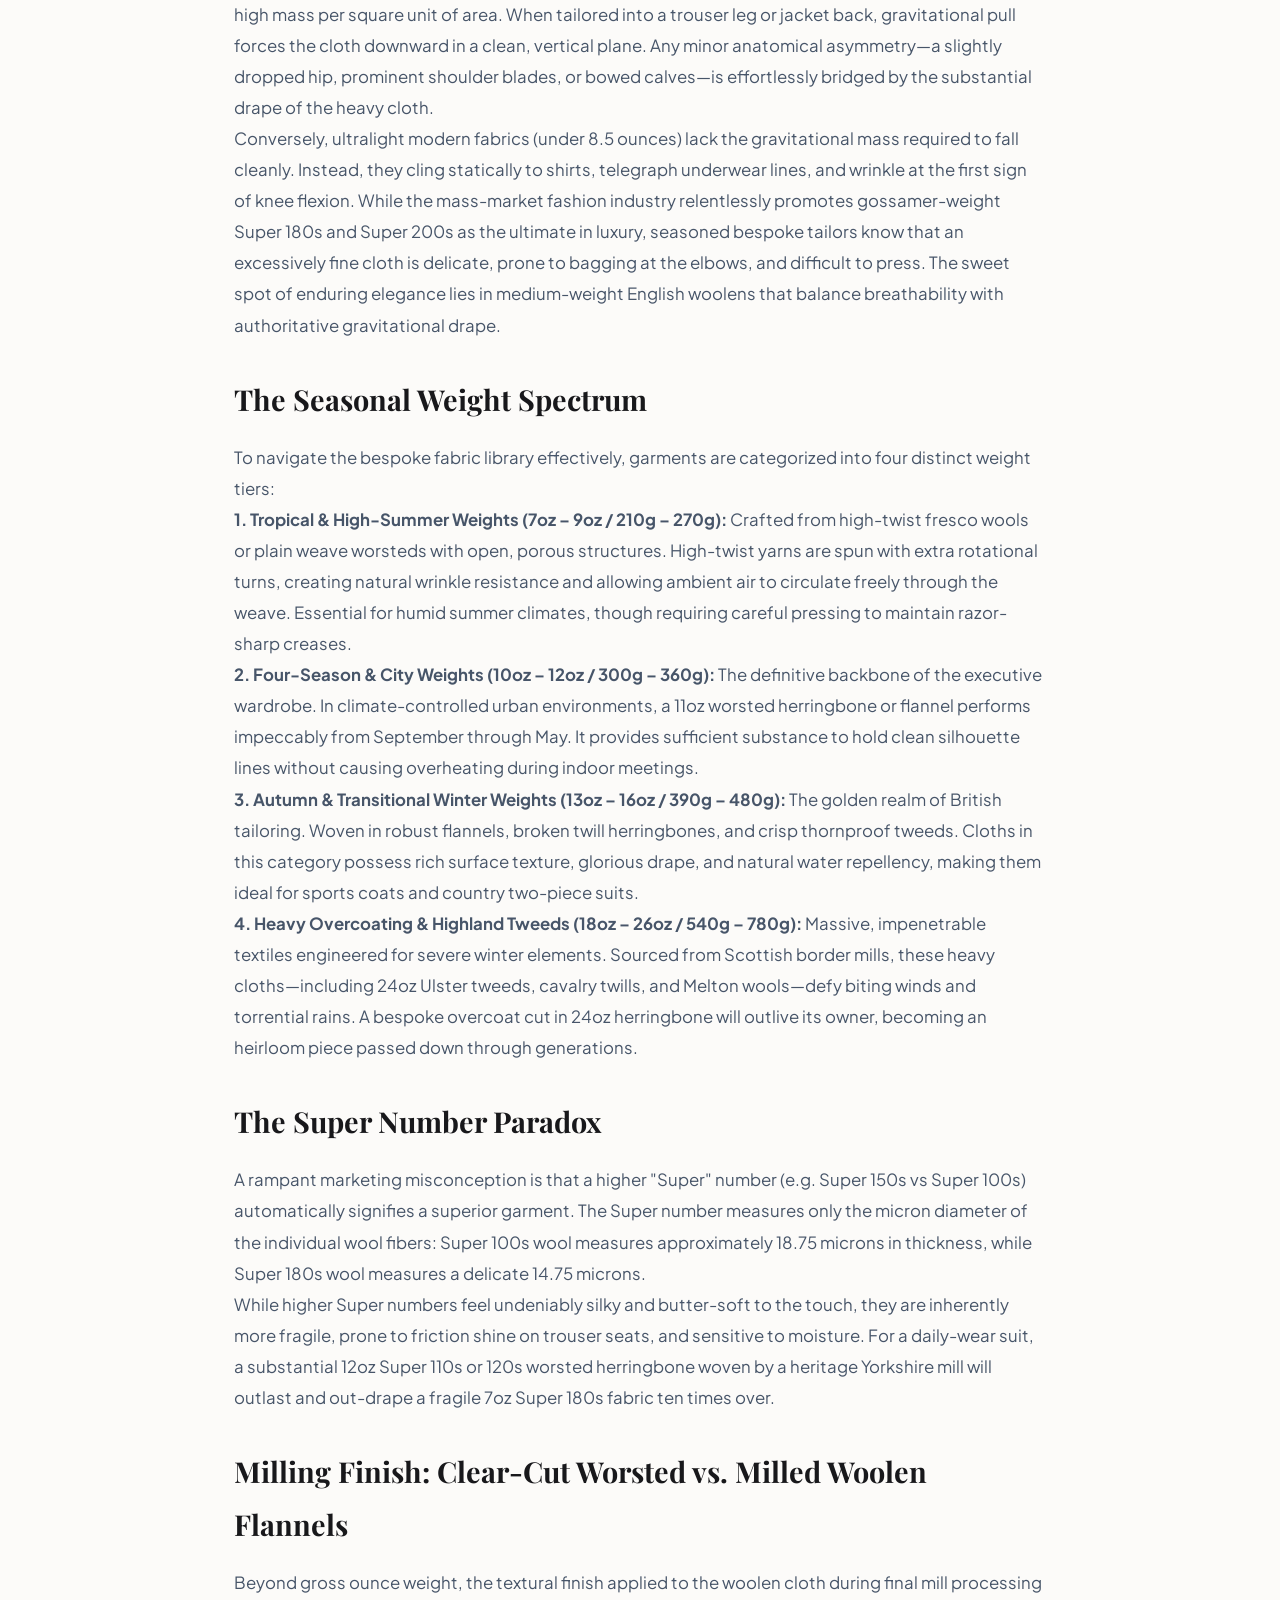
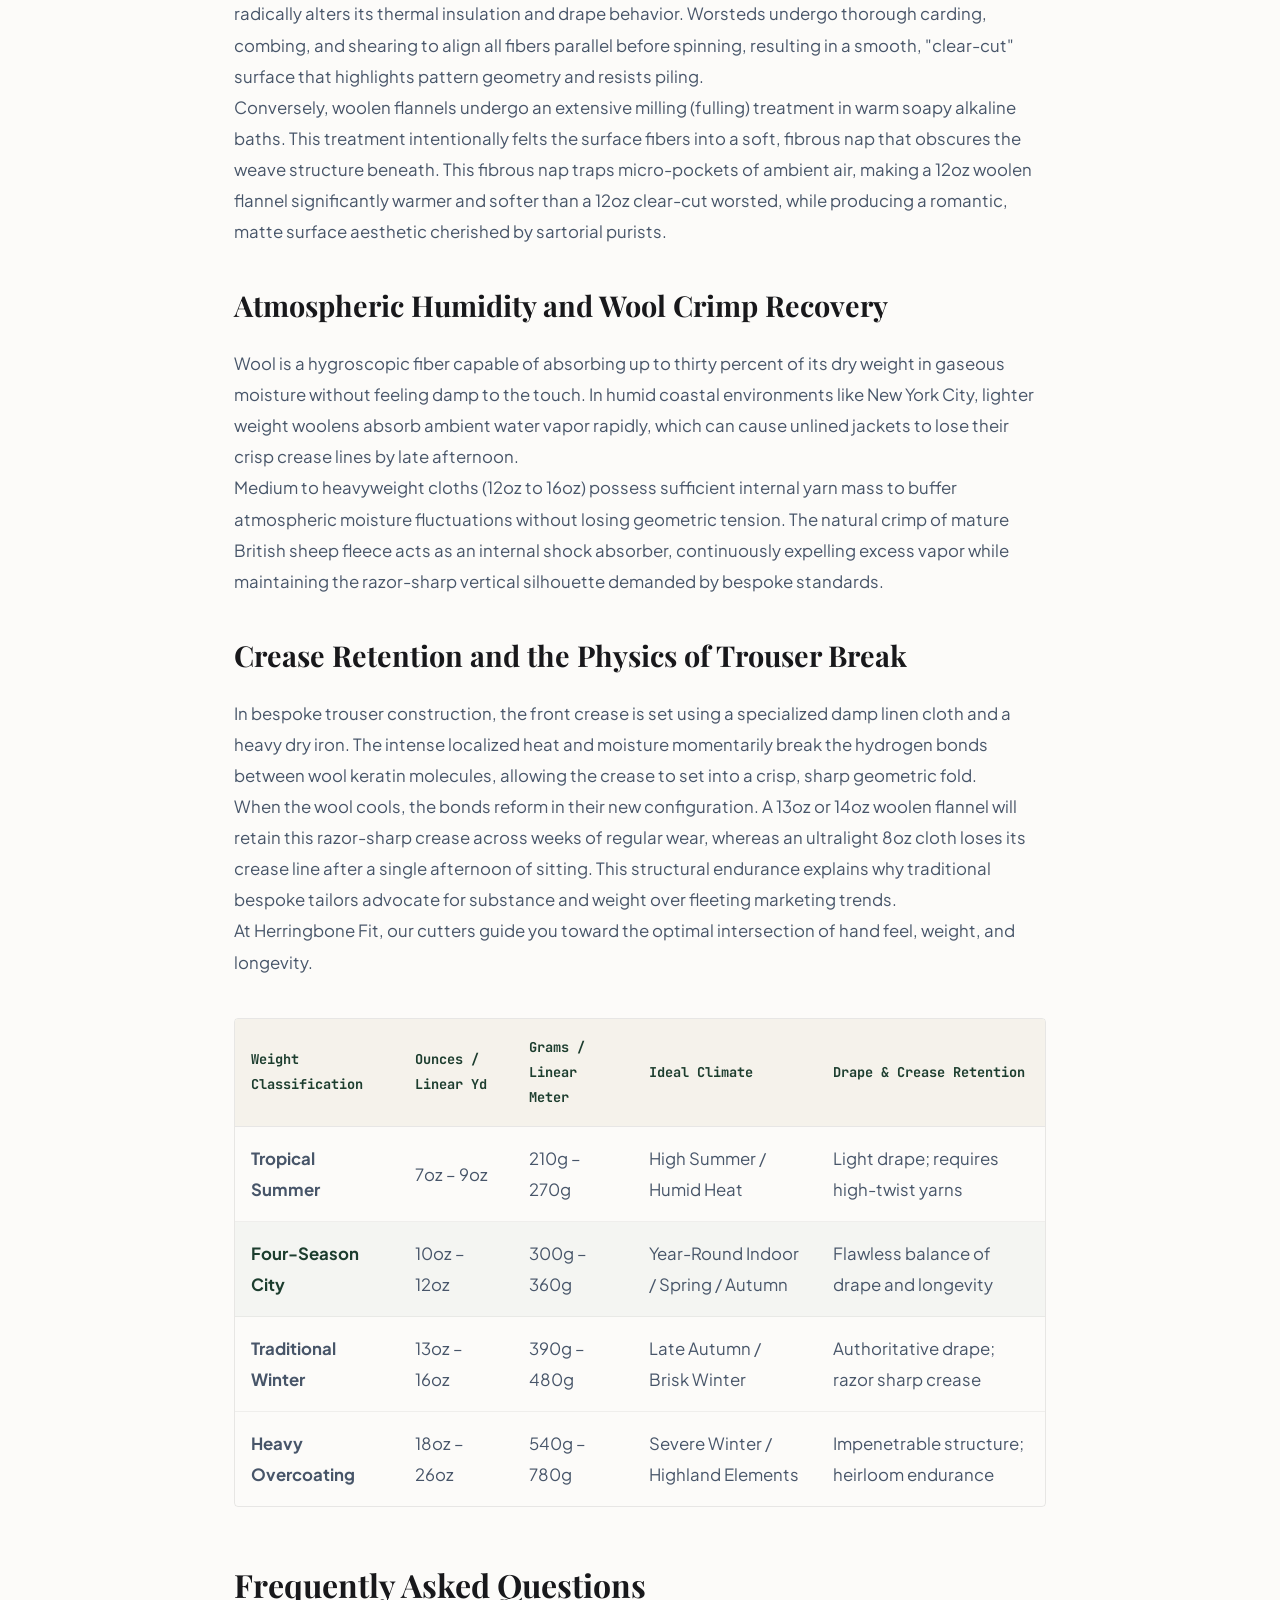
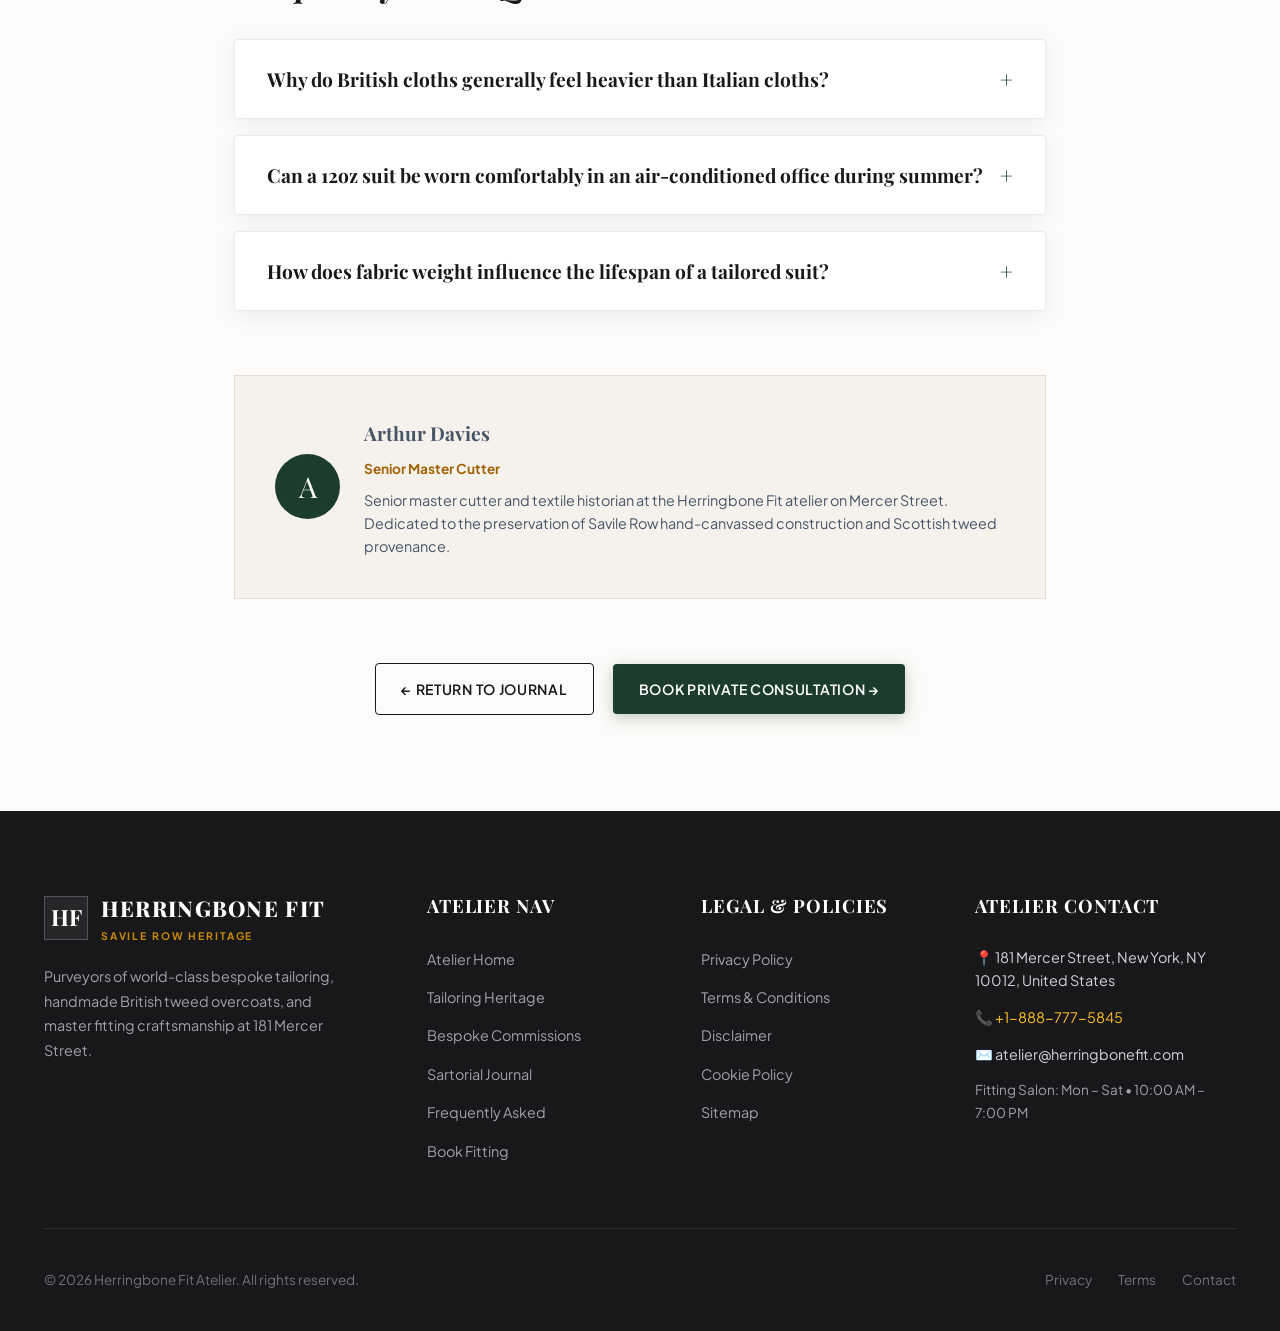
<file: blog/blog-3.html>
<!DOCTYPE html>
<html lang="en">
<head>
  <meta charset="UTF-8">
  <meta name="viewport" content="width=device-width, initial-scale=1.0">
  <title>The Wool Weight Matrix: Ounce Classification & Seasonal Drape • Herringbone Fit Journal</title>
  <meta name="description" content="A comprehensive guide to woolen metrics, gravitational drape physics, and the truth behind the Super number myth.">
  <link rel="canonical" href="https://herringbonefit.com/blog/blog-3">

  <meta property="og:type" content="website">
  <meta property="og:url" content="https://herringbonefit.com/blog/blog-3">
  <meta property="og:title" content="The Wool Weight Matrix: Ounce Classification & Seasonal Drape • Herringbone Fit Journal">
  <meta property="og:description" content="A comprehensive guide to woolen metrics, gravitational drape physics, and the truth behind the Super number myth.">

  <link rel="preconnect" href="https://fonts.googleapis.com">
  <link rel="preconnect" href="https://fonts.gstatic.com" crossorigin>
  <link rel="stylesheet" href="https://fonts.googleapis.com/css2?family=Playfair+Display:ital,wght@0,600;0,700;0,800;1,600;1,700&family=Plus+Jakarta+Sans:wght@400;500;600;700&family=JetBrains+Mono:wght@500;700&display=swap">

  <script async src="https://www.googletagmanager.com/gtag/js?id=G-0LY0HY7L01"></script>
  <script>
    window.dataLayer = window.dataLayer || [];
    function gtag(){dataLayer.push(arguments);}
    gtag('js', new Date());
    gtag('config', 'G-0LY0HY7L01');
  </script>

  <link rel="stylesheet" href="../assets/css/style.css">
</head>
<body>
  <div class="announcement-bar">
    <div class="container" style="display: flex; justify-content: space-between; align-items: center;">
      <div><span class="announcement-badge">Bespoke Atelier</span> Autumn/Winter Suiting Commissions Open</div>
      <div>📍 181 Mercer Street, New York, NY 10012 &bull; 📞 <a href="tel:+18887775845" style="color: inherit;">+1-888-777-5845</a></div>
    </div>
  </div>

  <script type="application/ld+json">
  {
    "@context": "https://schema.org",
    "@type": "BlogPosting",
    "headline": "The Wool Weight Matrix: Ounce Classification & Seasonal Drape",
    "image": "https://herringbonefit.com/assets/images/bespoke_wardrobe_collection_rack.jpg",
    "author": {"@type": "Person", "name": "Arthur Davies"},
    "publisher": {"@type": "Organization", "name": "Herringbone Fit"},
    "datePublished": "September 28, 2026",
    "description": "A comprehensive guide to woolen metrics, gravitational drape physics, and the truth behind the Super number myth."
  }
  </script>  <header class="site-header">
    <div class="container">
      <div class="header-inner">
        <a href="../index.html" class="site-logo">
          <div class="logo-monogram">HF</div>
          <div class="logo-text">
            <span class="logo-title">Herringbone Fit</span>
            <span class="logo-tagline">Bespoke Tailoring Atelier</span>
          </div>
        </a>

        <nav>
          <ul class="nav-menu">
            <li><a href="../index.html" class="nav-link ">Home</a></li>
            <li><a href="../about.html" class="nav-link ">Our Heritage</a></li>
            <li><a href="../services.html" class="nav-link ">Commissions</a></li>
            <li><a href="../blog.html" class="nav-link active">Journal</a></li>
            <li><a href="../faq.html" class="nav-link ">Client FAQ</a></li>
            <li><a href="../contact.html" class="nav-link ">Appointments</a></li>
          </ul>
        </nav>

        <div style="display: flex; align-items: center; gap: 1.5rem;">
          <a href="../contact.html" class="btn-primary">Book Consultation</a>
          <button class="mobile-toggle" id="mobile-toggle" aria-label="Toggle navigation">☰</button>
        </div>
      </div>
    </div>
  </header>

  <div class="mobile-drawer" id="mobile-drawer">
    <div class="drawer-header">
      <div class="site-logo">
        <div class="logo-monogram">HF</div>
        <div class="logo-text"><span class="logo-title">Herringbone Fit</span></div>
      </div>
      <button class="drawer-close" id="drawer-close">✕</button>
    </div>
    <ul class="drawer-menu">
      <li><a href="../index.html" class="drawer-link">Home</a></li>
      <li><a href="../about.html" class="drawer-link">Our Heritage</a></li>
      <li><a href="../services.html" class="drawer-link">Commissions</a></li>
      <li><a href="../blog.html" class="drawer-link">Journal</a></li>
      <li><a href="../faq.html" class="drawer-link">Client FAQ</a></li>
      <li><a href="../contact.html" class="drawer-link">Appointments</a></li>
      <li><a href="../privacy-policy.html" class="drawer-link">Privacy Policy</a></li>
      <li><a href="../terms-and-conditions.html" class="drawer-link">Terms of Service</a></li>
    </ul>
  </div>
  <div class="drawer-overlay" id="drawer-overlay"></div>

  <main style="padding: 4rem 0 6rem;">
    <div class="container" style="max-width: 860px; margin: 0 auto;">
      <div style="text-align: center; margin-bottom: 3rem;">
        <span class="section-tag">Cloth Sourcing &bull; 14 Min Read</span>
        <h1 style="font-family: var(--font-serif); font-size: 3rem; line-height: 1.2; margin: 1rem 0;">The Wool Weight Matrix: Ounce Classification & Seasonal Drape</h1>
        <p style="color: #71717a; font-size: 0.9rem;">By <strong>Arthur Davies</strong> &bull; September 28, 2026 &bull; Verified Sartorial Research</p>
      </div>

      <div class="hero-frame" style="margin-bottom: 3.5rem;">
        <img src="../assets/images/bespoke_wardrobe_collection_rack.jpg" alt="The Wool Weight Matrix: Ounce Classification & Seasonal Drape">
      </div>

      <article style="font-size: 1.05rem; line-height: 1.85; color: var(--text-secondary);">
        
<h2 style="font-family: var(--font-serif); font-size: 1.8rem; color: var(--text-primary); margin: 2rem 0 1rem;">Decoding Textile Metrics: Ounces vs. Grams</h2>
<p>
When stepping into our Mercer Street atelier to commission a bespoke garment, the client is presented with hundreds of cloth bunches from historic weaving houses like Fox Brothers, Holland & Sherry, Harrisons of Edinburgh, and Loro Piana. Beneath the visual charm of color and pattern, the single most consequential specification stamped onto every fabric ticket is its weight: expressed either in ounces per linear yard (oz) or grams per linear meter (g/m).
</p>
<p>
Fabric weight is not merely a measure of how warm a suit will feel on a brisk November morning; it dictates how the garment drapes, how crisply trousers hold their crease, how easily the cloth breathes in summer humidity, and how gracefully the wool endures decades of wear. Selecting an improper cloth weight is the single most common mistake made by inexperienced sartorial enthusiasts.
</p>

<h3 style="font-family: var(--font-serif); font-size: 1.4rem; color: var(--color-primary); margin: 2rem 0 1rem;">The Physics of Drape and Gravitational Fall</h3>
<p>
In the physics of tailoring, gravity is the cutter's most reliable ally. A heavy woolen cloth possesses high mass per square unit of area. When tailored into a trouser leg or jacket back, gravitational pull forces the cloth downward in a clean, vertical plane. Any minor anatomical asymmetry—a slightly dropped hip, prominent shoulder blades, or bowed calves—is effortlessly bridged by the substantial drape of the heavy cloth.
</p>
<p>
Conversely, ultralight modern fabrics (under 8.5 ounces) lack the gravitational mass required to fall cleanly. Instead, they cling statically to shirts, telegraph underwear lines, and wrinkle at the first sign of knee flexion. While the mass-market fashion industry relentlessly promotes gossamer-weight Super 180s and Super 200s as the ultimate in luxury, seasoned bespoke tailors know that an excessively fine cloth is delicate, prone to bagging at the elbows, and difficult to press. The sweet spot of enduring elegance lies in medium-weight English woolens that balance breathability with authoritative gravitational drape.
</p>

<h2 style="font-family: var(--font-serif); font-size: 1.8rem; color: var(--text-primary); margin: 2rem 0 1rem;">The Seasonal Weight Spectrum</h2>
<p>
To navigate the bespoke fabric library effectively, garments are categorized into four distinct weight tiers:
</p>

<p>
<strong>1. Tropical & High-Summer Weights (7oz – 9oz / 210g – 270g):</strong> Crafted from high-twist fresco wools or plain weave worsteds with open, porous structures. High-twist yarns are spun with extra rotational turns, creating natural wrinkle resistance and allowing ambient air to circulate freely through the weave. Essential for humid summer climates, though requiring careful pressing to maintain razor-sharp creases.
</p>

<p>
<strong>2. Four-Season & City Weights (10oz – 12oz / 300g – 360g):</strong> The definitive backbone of the executive wardrobe. In climate-controlled urban environments, a 11oz worsted herringbone or flannel performs impeccably from September through May. It provides sufficient substance to hold clean silhouette lines without causing overheating during indoor meetings.
</p>

<p>
<strong>3. Autumn & Transitional Winter Weights (13oz – 16oz / 390g – 480g):</strong> The golden realm of British tailoring. Woven in robust flannels, broken twill herringbones, and crisp thornproof tweeds. Cloths in this category possess rich surface texture, glorious drape, and natural water repellency, making them ideal for sports coats and country two-piece suits.
</p>

<p>
<strong>4. Heavy Overcoating & Highland Tweeds (18oz – 26oz / 540g – 780g):</strong> Massive, impenetrable textiles engineered for severe winter elements. Sourced from Scottish border mills, these heavy cloths—including 24oz Ulster tweeds, cavalry twills, and Melton wools—defy biting winds and torrential rains. A bespoke overcoat cut in 24oz herringbone will outlive its owner, becoming an heirloom piece passed down through generations.
</p>

<h2 style="font-family: var(--font-serif); font-size: 1.8rem; color: var(--text-primary); margin: 2rem 0 1rem;">The Super Number Paradox</h2>
<p>
A rampant marketing misconception is that a higher "Super" number (e.g. Super 150s vs Super 100s) automatically signifies a superior garment. The Super number measures only the micron diameter of the individual wool fibers: Super 100s wool measures approximately 18.75 microns in thickness, while Super 180s wool measures a delicate 14.75 microns.
</p>
<p>
While higher Super numbers feel undeniably silky and butter-soft to the touch, they are inherently more fragile, prone to friction shine on trouser seats, and sensitive to moisture. For a daily-wear suit, a substantial 12oz Super 110s or 120s worsted herringbone woven by a heritage Yorkshire mill will outlast and out-drape a fragile 7oz Super 180s fabric ten times over. 
<h2 style="font-family: var(--font-serif); font-size: 1.8rem; color: var(--text-primary); margin: 2rem 0 1rem;">Milling Finish: Clear-Cut Worsted vs. Milled Woolen Flannels</h2>
<p>
Beyond gross ounce weight, the textural finish applied to the woolen cloth during final mill processing radically alters its thermal insulation and drape behavior. Worsteds undergo thorough carding, combing, and shearing to align all fibers parallel before spinning, resulting in a smooth, "clear-cut" surface that highlights pattern geometry and resists piling.
</p>
<p>
Conversely, woolen flannels undergo an extensive milling (fulling) treatment in warm soapy alkaline baths. This treatment intentionally felts the surface fibers into a soft, fibrous nap that obscures the weave structure beneath. This fibrous nap traps micro-pockets of ambient air, making a 12oz woolen flannel significantly warmer and softer than a 12oz clear-cut worsted, while producing a romantic, matte surface aesthetic cherished by sartorial purists.
</p>

<h2 style="font-family: var(--font-serif); font-size: 1.8rem; color: var(--text-primary); margin: 2rem 0 1rem;">Atmospheric Humidity and Wool Crimp Recovery</h2>
<p>
Wool is a hygroscopic fiber capable of absorbing up to thirty percent of its dry weight in gaseous moisture without feeling damp to the touch. In humid coastal environments like New York City, lighter weight woolens absorb ambient water vapor rapidly, which can cause unlined jackets to lose their crisp crease lines by late afternoon.
</p>
<p>
Medium to heavyweight cloths (12oz to 16oz) possess sufficient internal yarn mass to buffer atmospheric moisture fluctuations without losing geometric tension. The natural crimp of mature British sheep fleece acts as an internal shock absorber, continuously expelling excess vapor while maintaining the razor-sharp vertical silhouette demanded by bespoke standards.
</p>

<h2 style="font-family: var(--font-serif); font-size: 1.8rem; color: var(--text-primary); margin: 2rem 0 1rem;">Crease Retention and the Physics of Trouser Break</h2>
<p>
In bespoke trouser construction, the front crease is set using a specialized damp linen cloth and a heavy dry iron. The intense localized heat and moisture momentarily break the hydrogen bonds between wool keratin molecules, allowing the crease to set into a crisp, sharp geometric fold.
</p>
<p>
When the wool cools, the bonds reform in their new configuration. A 13oz or 14oz woolen flannel will retain this razor-sharp crease across weeks of regular wear, whereas an ultralight 8oz cloth loses its crease line after a single afternoon of sitting. This structural endurance explains why traditional bespoke tailors advocate for substance and weight over fleeting marketing trends.
</p>
<p>At Herringbone Fit, our cutters guide you toward the optimal intersection of hand feel, weight, and longevity.</p>

        
<div class="article-table-wrap" style="margin: 2.5rem 0; border: 1px solid var(--border-subtle); border-radius: 4px; overflow: hidden;">
  <table style="width: 100%; border-collapse: collapse; text-align: left;">
    <thead>
      <tr style="background: var(--bg-surface); border-bottom: 1px solid var(--border-subtle);">
        <th style="padding: 1rem; font-family: var(--font-mono); font-size: 0.85rem; color: var(--color-primary);">Weight Classification</th>
        <th style="padding: 1rem; font-family: var(--font-mono); font-size: 0.85rem; color: var(--color-primary);">Ounces / Linear Yd</th>
        <th style="padding: 1rem; font-family: var(--font-mono); font-size: 0.85rem; color: var(--color-primary);">Grams / Linear Meter</th>
        <th style="padding: 1rem; font-family: var(--font-mono); font-size: 0.85rem; color: var(--color-primary);">Ideal Climate</th>
        <th style="padding: 1rem; font-family: var(--font-mono); font-size: 0.85rem; color: var(--color-primary);">Drape & Crease Retention</th>
      </tr>
    </thead>
    <tbody>
      <tr style="border-bottom: 1px solid rgba(0,0,0,0.05);">
        <td style="padding: 1rem; font-weight: 700;">Tropical Summer</td>
        <td style="padding: 1rem;">7oz – 9oz</td>
        <td style="padding: 1rem;">210g – 270g</td>
        <td style="padding: 1rem;">High Summer / Humid Heat</td>
        <td style="padding: 1rem;">Light drape; requires high-twist yarns</td>
      </tr>
      <tr style="border-bottom: 1px solid rgba(0,0,0,0.05); background: rgba(28,61,46,0.03);">
        <td style="padding: 1rem; font-weight: 700; color: var(--color-primary);">Four-Season City</td>
        <td style="padding: 1rem;">10oz – 12oz</td>
        <td style="padding: 1rem;">300g – 360g</td>
        <td style="padding: 1rem;">Year-Round Indoor / Spring / Autumn</td>
        <td style="padding: 1rem;">Flawless balance of drape and longevity</td>
      </tr>
      <tr style="border-bottom: 1px solid rgba(0,0,0,0.05);">
        <td style="padding: 1rem; font-weight: 700;">Traditional Winter</td>
        <td style="padding: 1rem;">13oz – 16oz</td>
        <td style="padding: 1rem;">390g – 480g</td>
        <td style="padding: 1rem;">Late Autumn / Brisk Winter</td>
        <td style="padding: 1rem;">Authoritative drape; razor sharp crease</td>
      </tr>
      <tr>
        <td style="padding: 1rem; font-weight: 700;">Heavy Overcoating</td>
        <td style="padding: 1rem;">18oz – 26oz</td>
        <td style="padding: 1rem;">540g – 780g</td>
        <td style="padding: 1rem;">Severe Winter / Highland Elements</td>
        <td style="padding: 1rem;">Impenetrable structure; heirloom endurance</td>
      </tr>
    </tbody>
  </table>
</div>

        <h2 style="font-family: var(--font-serif); font-size: 2rem; color: var(--text-primary); margin: 3rem 0 1.5rem;">Frequently Asked Questions</h2>
        <div class="faq-wrap"><div class="faq-item"><button class="faq-question"><span>Why do British cloths generally feel heavier than Italian cloths?</span><span class="faq-icon">+</span></button><div class="faq-answer"><p>British mills historically developed fabrics for rainy, unheated country estates requiring dense water-repellent woolens, whereas Italian mills in Biella developed lighter, silkier fabrics for Mediterranean warmth and indoor elegance.</p></div></div><div class="faq-item"><button class="faq-question"><span>Can a 12oz suit be worn comfortably in an air-conditioned office during summer?</span><span class="faq-icon">+</span></button><div class="faq-answer"><p>Yes. A 11oz to 12oz open-weave worsted breathes remarkably well and prevents the temperature shock when transitioning between hot street humidity and chilly air-conditioned offices.</p></div></div><div class="faq-item"><button class="faq-question"><span>How does fabric weight influence the lifespan of a tailored suit?</span><span class="faq-icon">+</span></button><div class="faq-answer"><p>Heavier woolens (12oz+) possess thicker fiber diameters and greater yarn density, resisting friction wear at the crotch and elbows significantly longer than delicate sub-9oz fabrics.</p></div></div></div>

        <div style="margin-top: 4rem; padding: 2.5rem; background: var(--bg-surface); border: 1px solid var(--border-subtle); display: flex; gap: 1.5rem; align-items: center;">
          <div style="width: 65px; height: 65px; border-radius: 50%; background: var(--color-primary); color: #fff; display: flex; align-items: center; justify-content: center; font-size: 1.8rem; font-family: var(--font-serif); flex-shrink: 0;">A</div>
          <div>
            <h4 style="font-family: var(--font-serif); font-size: 1.2rem; margin-bottom: 0.3rem;">Arthur Davies</h4>
            <p style="color: var(--color-accent); font-size: 0.85rem; font-weight: 700; margin-bottom: 0.5rem;">Senior Master Cutter</p>
            <p style="font-size: 0.9rem; color: var(--text-secondary); line-height: 1.6;">Senior master cutter and textile historian at the Herringbone Fit atelier on Mercer Street. Dedicated to the preservation of Savile Row hand-canvassed construction and Scottish tweed provenance.</p>
          </div>
        </div>

        <div style="text-align: center; margin-top: 4rem;">
          <a href="../blog.html" class="btn-secondary">&larr; Return to Journal</a>
          <a href="../contact.html" class="btn-primary" style="margin-left: 1rem;">Book Private Consultation &rarr;</a>
        </div>
      </article>
    </div>
  </main>
  <footer class="site-footer">
    <div class="container">
      <div class="footer-grid">
        <div class="footer-col">
          <div class="site-logo" style="margin-bottom: 1.25rem;">
            <div class="logo-monogram" style="background: #27272a; border-color: #52525b; color: #ffffff;">HF</div>
            <div class="logo-text">
              <span class="logo-title" style="color: #ffffff;">Herringbone Fit</span>
              <span class="logo-tagline" style="color: #ca8a04;">Savile Row Heritage</span>
            </div>
          </div>
          <p style="font-size: 0.9rem; color: #a1a1aa; line-height: 1.7; max-width: 300px;">
            Purveyors of world-class bespoke tailoring, handmade British tweed overcoats, and master fitting craftsmanship at 181 Mercer Street.
          </p>
        </div>

        <div class="footer-col">
          <h4>Atelier Nav</h4>
          <ul class="footer-links">
            <li><a href="../index.html" class="footer-link">Atelier Home</a></li>
            <li><a href="../about.html" class="footer-link">Tailoring Heritage</a></li>
            <li><a href="../services.html" class="footer-link">Bespoke Commissions</a></li>
            <li><a href="../blog.html" class="footer-link">Sartorial Journal</a></li>
            <li><a href="../faq.html" class="footer-link">Frequently Asked</a></li>
            <li><a href="../contact.html" class="footer-link">Book Fitting</a></li>
          </ul>
        </div>

        <div class="footer-col">
          <h4>Legal & Policies</h4>
          <ul class="footer-links">
            <li><a href="../privacy-policy.html" class="footer-link">Privacy Policy</a></li>
            <li><a href="../terms-and-conditions.html" class="footer-link">Terms & Conditions</a></li>
            <li><a href="../disclaimer.html" class="footer-link">Disclaimer</a></li>
            <li><a href="../cookie-policy.html" class="footer-link">Cookie Policy</a></li>
            <li><a href="../sitemap.xml" class="footer-link">Sitemap</a></li>
          </ul>
        </div>

        <div class="footer-col">
          <h4>Atelier Contact</h4>
          <p style="font-size: 0.9rem; color: #d4d4d8; margin-bottom: 0.8rem;">📍 181 Mercer Street, New York, NY 10012, United States</p>
          <p style="font-size: 0.9rem; color: #d4d4d8; margin-bottom: 0.8rem;">📞 <a href="tel:+18887775845" style="color: #fbbf24;">+1-888-777-5845</a></p>
          <p style="font-size: 0.9rem; color: #d4d4d8; margin-bottom: 0.8rem;">✉️ atelier@herringbonefit.com</p>
          <p style="font-size: 0.85rem; color: #a1a1aa;">Fitting Salon: Mon – Sat &bull; 10:00 AM – 7:00 PM</p>
        </div>
      </div>

      <div class="footer-bottom">
        <p>&copy; 2026 Herringbone Fit Atelier. All rights reserved.</p>
        <div>
          <a href="../privacy-policy.html" style="margin-right: 1.5rem; color: inherit;">Privacy</a>
          <a href="../terms-and-conditions.html" style="margin-right: 1.5rem; color: inherit;">Terms</a>
          <a href="../contact.html" style="color: inherit;">Contact</a>
        </div>
      </div>
    </div>
  </footer>
<script src="../assets/js/main.js"></script></body></html>
</file>
<file: assets/css/style.css>
/* ==========================================================================
   HERRINGBONE FIT • BESPOKE TAILORING & TWEED ATELIER
   British Savile Row Luxury Editorial Design System
   ========================================================================== */

:root {
  --bg-primary: #fcfbf9;
  --bg-surface: #f5f2eb;
  --bg-surface-elevated: #ece7dc;
  --bg-card: #ffffff;
  --bg-card-hover: #fdfdfc;
  --border-subtle: rgba(24, 24, 27, 0.09);
  --border-accent: rgba(161, 98, 7, 0.3);
  --color-primary: #1c3d2e; /* British Racing Green */
  --color-accent: #a16207;  /* Cognac Saddle Leather */
  --color-gold: #ca8a04;
  --text-primary: #18181b;  /* Deep Charcoal / Chalk Black */
  --text-secondary: #475569;
  --text-muted: #71717a;
  --font-serif: 'Playfair Display', Georgia, serif;
  --font-sans: 'Plus Jakarta Sans', -apple-system, BlinkMacSystemFont, sans-serif;
  --font-mono: 'JetBrains Mono', monospace;
  --radius-sm: 4px;
  --radius-md: 8px;
  --radius-lg: 16px;
  --radius-full: 9999px;
  --shadow-subtle: 0 4px 20px rgba(24, 24, 27, 0.06);
  --shadow-dramatic: 0 20px 45px rgba(24, 24, 27, 0.12), 0 0 25px rgba(161, 98, 7, 0.05);
  --transition: all 0.3s cubic-bezier(0.16, 1, 0.3, 1);
  --max-width: 1240px;
}

*, *::before, *::after {
  box-sizing: border-box;
  margin: 0;
  padding: 0;
}

html {
  scroll-behavior: smooth;
  font-size: 16px;
  background-color: var(--bg-primary);
  color: var(--text-primary);
  font-family: var(--font-sans);
  line-height: 1.65;
}

body {
  background-color: var(--bg-primary);
  color: var(--text-primary);
  overflow-x: hidden;
  position: relative;
  -webkit-font-smoothing: antialiased;
}

a {
  color: inherit;
  text-decoration: none;
  transition: var(--transition);
}

img {
  max-width: 100%;
  height: auto;
  display: block;
}

.container {
  width: 100%;
  max-width: var(--max-width);
  margin: 0 auto;
  padding: 0 1.5rem;
}

/* Announcement Top Bar */
.announcement-bar {
  background: #18181b;
  color: #e4e4e7;
  padding: 0.55rem 1rem;
  font-size: 0.8rem;
  border-bottom: 1px solid rgba(255,255,255,0.1);
}

.announcement-badge {
  display: inline-flex;
  align-items: center;
  gap: 0.4rem;
  background: rgba(161, 98, 7, 0.25);
  color: #fbbf24;
  padding: 0.15rem 0.55rem;
  border-radius: var(--radius-full);
  font-size: 0.72rem;
  font-weight: 700;
  text-transform: uppercase;
  letter-spacing: 0.05em;
}

/* Header & Navigation */
.site-header {
  position: sticky;
  top: 0;
  z-index: 1000;
  background: rgba(252, 251, 249, 0.92);
  backdrop-filter: blur(16px);
  -webkit-backdrop-filter: blur(16px);
  border-bottom: 1px solid var(--border-subtle);
  transition: var(--transition);
}

.site-header.scrolled {
  background: #ffffff;
  box-shadow: var(--shadow-subtle);
}

.header-inner {
  display: flex;
  align-items: center;
  justify-content: space-between;
  padding: 1.1rem 0;
}

.site-logo {
  display: flex;
  align-items: center;
  gap: 0.8rem;
}

.logo-monogram {
  width: 44px;
  height: 44px;
  border: 1.5px solid var(--color-primary);
  display: flex;
  align-items: center;
  justify-content: center;
  font-family: var(--font-serif);
  font-size: 1.4rem;
  font-weight: 700;
  color: var(--color-primary);
  background: var(--bg-surface);
}

.logo-text {
  display: flex;
  flex-direction: column;
}

.logo-title {
  font-family: var(--font-serif);
  font-size: 1.35rem;
  font-weight: 800;
  letter-spacing: 0.06em;
  color: var(--text-primary);
  text-transform: uppercase;
}

.logo-tagline {
  font-size: 0.65rem;
  letter-spacing: 0.18em;
  color: var(--color-accent);
  text-transform: uppercase;
  font-weight: 700;
}

.nav-menu {
  display: flex;
  align-items: center;
  list-style: none;
  gap: 2rem;
}

.nav-link {
  font-size: 0.88rem;
  font-weight: 600;
  color: var(--text-secondary);
  text-transform: uppercase;
  letter-spacing: 0.06em;
  padding: 0.25rem 0;
  position: relative;
}

.nav-link:hover, .nav-link.active {
  color: var(--color-primary);
}

.nav-link::after {
  content: '';
  position: absolute;
  bottom: -2px;
  left: 0;
  width: 0;
  height: 2px;
  background: var(--color-accent);
  transition: var(--transition);
}

.nav-link:hover::after, .nav-link.active::after {
  width: 100%;
}

.btn-primary {
  display: inline-flex;
  align-items: center;
  justify-content: center;
  gap: 0.5rem;
  background: var(--color-primary);
  color: #ffffff;
  padding: 0.75rem 1.6rem;
  border-radius: var(--radius-sm);
  font-weight: 600;
  font-size: 0.88rem;
  letter-spacing: 0.05em;
  text-transform: uppercase;
  border: none;
  cursor: pointer;
  box-shadow: 0 4px 15px rgba(28, 61, 46, 0.25);
  transition: var(--transition);
}

.btn-primary:hover {
  background: #142c21;
  transform: translateY(-2px);
  color: #ffffff;
}

.btn-secondary {
  display: inline-flex;
  align-items: center;
  justify-content: center;
  gap: 0.5rem;
  background: transparent;
  border: 1px solid var(--text-primary);
  color: var(--text-primary);
  padding: 0.75rem 1.6rem;
  border-radius: var(--radius-sm);
  font-weight: 600;
  font-size: 0.88rem;
  letter-spacing: 0.05em;
  text-transform: uppercase;
  transition: var(--transition);
}

.btn-secondary:hover {
  background: var(--text-primary);
  color: #ffffff;
  transform: translateY(-2px);
}

.mobile-toggle {
  display: none;
  background: none;
  border: none;
  font-size: 1.6rem;
  cursor: pointer;
  color: var(--text-primary);
}

/* Mobile Drawer */
.mobile-drawer {
  position: fixed;
  top: 0;
  right: -100%;
  width: 320px;
  height: 100vh;
  background: #ffffff;
  border-left: 1px solid var(--border-subtle);
  z-index: 2000;
  padding: 2rem 1.5rem;
  display: flex;
  flex-direction: column;
  box-shadow: -10px 0 30px rgba(0, 0, 0, 0.15);
  transition: right 0.4s cubic-bezier(0.16, 1, 0.3, 1);
  overflow-y: auto;
}

.mobile-drawer.open { right: 0; }
.drawer-overlay {
  position: fixed;
  inset: 0;
  background: rgba(0, 0, 0, 0.4);
  backdrop-filter: blur(4px);
  z-index: 1999;
  opacity: 0;
  visibility: hidden;
  transition: var(--transition);
}
.drawer-overlay.active { opacity: 1; visibility: visible; }

.drawer-header {
  display: flex;
  justify-content: space-between;
  align-items: center;
  padding-bottom: 1.5rem;
  border-bottom: 1px solid var(--border-subtle);
  margin-bottom: 1.5rem;
}
.drawer-close {
  background: none;
  border: 1px solid var(--border-subtle);
  width: 36px;
  height: 36px;
  border-radius: 50%;
  cursor: pointer;
  font-size: 1.2rem;
}

.drawer-menu {
  list-style: none;
  display: flex;
  flex-direction: column;
  gap: 1rem;
}
.drawer-link {
  font-size: 1.05rem;
  font-weight: 600;
  text-transform: uppercase;
  letter-spacing: 0.05em;
  color: var(--text-primary);
  padding: 0.5rem 0;
  border-bottom: 1px solid rgba(0,0,0,0.05);
}

/* Hero Section */
.hero-section {
  padding: 5rem 0 4rem;
  position: relative;
  background: linear-gradient(180deg, var(--bg-primary) 0%, var(--bg-surface) 100%);
}

.hero-grid {
  display: grid;
  grid-template-columns: 1.15fr 0.85fr;
  gap: 4rem;
  align-items: center;
}

.hero-tag {
  display: inline-flex;
  align-items: center;
  gap: 0.4rem;
  background: var(--bg-surface-elevated);
  border: 1px solid var(--border-subtle);
  padding: 0.35rem 0.9rem;
  font-size: 0.78rem;
  font-weight: 700;
  text-transform: uppercase;
  letter-spacing: 0.1em;
  color: var(--color-accent);
  margin-bottom: 1.5rem;
}

.hero-title {
  font-family: var(--font-serif);
  font-size: 3.8rem;
  line-height: 1.12;
  font-weight: 800;
  margin-bottom: 1.5rem;
  letter-spacing: -0.01em;
  color: var(--text-primary);
}

.hero-title span.text-highlight {
  color: var(--color-primary);
  font-style: italic;
}

.hero-subtitle {
  font-size: 1.12rem;
  color: var(--text-secondary);
  line-height: 1.75;
  margin-bottom: 2.5rem;
  max-width: 560px;
}

.hero-ctas {
  display: flex;
  gap: 1.25rem;
  margin-bottom: 3rem;
  flex-wrap: wrap;
}

.hero-stats {
  display: grid;
  grid-template-columns: repeat(3, 1fr);
  gap: 1.5rem;
  padding-top: 2rem;
  border-top: 1px solid var(--border-subtle);
}

.stat-number {
  font-family: var(--font-serif);
  font-size: 2.2rem;
  font-weight: 800;
  color: var(--color-primary);
  line-height: 1;
}

.stat-label {
  font-size: 0.78rem;
  color: var(--text-muted);
  text-transform: uppercase;
  letter-spacing: 0.08em;
  margin-top: 0.4rem;
  font-weight: 600;
}

.hero-frame {
  position: relative;
  border: 8px solid #ffffff;
  box-shadow: var(--shadow-dramatic);
  background: #ffffff;
}

.hero-frame img {
  width: 100%;
  height: 540px;
  object-fit: cover;
}

/* Sections */
.section {
  padding: 6rem 0;
}

.section-alt {
  background: var(--bg-surface);
  border-top: 1px solid var(--border-subtle);
  border-bottom: 1px solid var(--border-subtle);
}

.section-header {
  text-align: center;
  max-width: 740px;
  margin: 0 auto 4rem;
}

.section-tag {
  display: inline-block;
  font-size: 0.78rem;
  font-weight: 700;
  text-transform: uppercase;
  letter-spacing: 0.12em;
  color: var(--color-accent);
  margin-bottom: 0.75rem;
}

.section-title {
  font-family: var(--font-serif);
  font-size: 2.8rem;
  font-weight: 800;
  line-height: 1.2;
  color: var(--text-primary);
  margin-bottom: 1rem;
}

.section-desc {
  font-size: 1.05rem;
  color: var(--text-secondary);
  line-height: 1.7;
}

/* Cards & Grid */
.editorial-grid {
  display: grid;
  grid-template-columns: repeat(3, 1fr);
  gap: 2.5rem;
}

.editorial-card {
  background: #ffffff;
  border: 1px solid var(--border-subtle);
  border-radius: var(--radius-sm);
  overflow: hidden;
  box-shadow: var(--shadow-subtle);
  transition: var(--transition);
  display: flex;
  flex-direction: column;
}

.editorial-card:hover {
  transform: translateY(-5px);
  box-shadow: var(--shadow-dramatic);
  border-color: var(--border-accent);
}

.card-media {
  height: 280px;
  overflow: hidden;
  position: relative;
}

.card-media img {
  width: 100%;
  height: 100%;
  object-fit: cover;
  transition: transform 0.6s ease;
}

.editorial-card:hover .card-media img {
  transform: scale(1.05);
}

.card-badge {
  position: absolute;
  top: 1rem;
  left: 1rem;
  background: rgba(255, 255, 255, 0.92);
  padding: 0.3rem 0.8rem;
  font-size: 0.75rem;
  font-weight: 700;
  text-transform: uppercase;
  letter-spacing: 0.08em;
  color: var(--color-primary);
}

.card-body {
  padding: 2rem;
  display: flex;
  flex-direction: column;
  flex-grow: 1;
}

.card-title {
  font-family: var(--font-serif);
  font-size: 1.45rem;
  font-weight: 700;
  margin-bottom: 0.85rem;
  color: var(--text-primary);
}

.card-desc {
  font-size: 0.95rem;
  color: var(--text-secondary);
  line-height: 1.65;
  margin-bottom: 1.5rem;
}

/* Process & Columns */
.process-grid {
  display: grid;
  grid-template-columns: repeat(4, 1fr);
  gap: 2rem;
}

.process-item {
  background: #ffffff;
  padding: 2.5rem 1.8rem;
  border: 1px solid var(--border-subtle);
  border-radius: var(--radius-sm);
  position: relative;
  box-shadow: var(--shadow-subtle);
}

.process-num {
  font-family: var(--font-serif);
  font-size: 2.5rem;
  font-weight: 800;
  color: var(--color-accent);
  line-height: 1;
  margin-bottom: 1rem;
}

.process-title {
  font-family: var(--font-serif);
  font-size: 1.25rem;
  font-weight: 700;
  margin-bottom: 0.75rem;
}

.process-desc {
  font-size: 0.9rem;
  color: var(--text-secondary);
  line-height: 1.6;
}

/* FAQ Accordion */
.faq-wrap {
  max-width: 860px;
  margin: 0 auto;
  display: flex;
  flex-direction: column;
  gap: 1rem;
}

.faq-item {
  background: #ffffff;
  border: 1px solid var(--border-subtle);
  border-radius: var(--radius-sm);
  overflow: hidden;
  box-shadow: var(--shadow-subtle);
}

.faq-question {
  width: 100%;
  padding: 1.5rem 2rem;
  background: none;
  border: none;
  text-align: left;
  font-family: var(--font-serif);
  font-size: 1.2rem;
  font-weight: 700;
  color: var(--text-primary);
  display: flex;
  justify-content: space-between;
  align-items: center;
  cursor: pointer;
}

.faq-icon {
  font-size: 1.4rem;
  color: var(--color-primary);
  transition: transform 0.3s ease;
}

.faq-item.active .faq-icon {
  transform: rotate(45deg);
}

.faq-answer {
  max-height: 0;
  overflow: hidden;
  padding: 0 2rem;
  transition: max-height 0.4s ease;
  color: var(--text-secondary);
  font-size: 0.95rem;
  line-height: 1.7;
}

.faq-item.active .faq-answer {
  max-height: 400px;
  padding-bottom: 1.8rem;
}

/* Footer */
.site-footer {
  background: #18181b;
  color: #d4d4d8;
  padding: 5rem 0 2.5rem;
}

.footer-grid {
  display: grid;
  grid-template-columns: 1.5fr 1fr 1fr 1.2fr;
  gap: 3.5rem;
  margin-bottom: 4rem;
}

.footer-col h4 {
  font-family: var(--font-serif);
  font-size: 1.15rem;
  font-weight: 700;
  color: #ffffff;
  margin-bottom: 1.5rem;
  letter-spacing: 0.05em;
  text-transform: uppercase;
}

.footer-links {
  list-style: none;
  display: flex;
  flex-direction: column;
  gap: 0.75rem;
}

.footer-link {
  color: #a1a1aa;
  font-size: 0.9rem;
}

.footer-link:hover {
  color: #fbbf24;
  padding-left: 0.3rem;
}

.footer-bottom {
  padding-top: 2.5rem;
  border-top: 1px solid rgba(255, 255, 255, 0.1);
  display: flex;
  justify-content: space-between;
  align-items: center;
  font-size: 0.85rem;
  color: #71717a;
}

/* Policy Pages */
.policy-page {
  padding: 5rem 0 6rem;
  background: #ffffff;
}

.policy-content {
  max-width: 860px;
  margin: 0 auto;
}

.policy-content h2 {
  font-family: var(--font-serif);
  font-size: 1.7rem;
  color: var(--color-primary);
  margin: 2.5rem 0 1rem;
}

.policy-paragraph {
  font-size: 1rem;
  line-height: 1.75;
  color: var(--text-secondary);
  margin-bottom: 1.75rem;
  text-align: justify;
}

/* Responsive */
@media (max-width: 1024px) {
  .hero-grid { grid-template-columns: 1fr; gap: 3rem; }
  .editorial-grid { grid-template-columns: repeat(2, 1fr); }
  .process-grid { grid-template-columns: repeat(2, 1fr); }
  .footer-grid { grid-template-columns: 1fr 1fr; }
  .hero-title { font-size: 3rem; }
}

@media (max-width: 768px) {
  .nav-menu { display: none; }
  .mobile-toggle { display: block; }
  .editorial-grid { grid-template-columns: 1fr; }
  .process-grid { grid-template-columns: 1fr; }
  .footer-grid { grid-template-columns: 1fr; }
  .hero-title { font-size: 2.4rem; }
  .section-title { font-size: 2rem; }
}
</file>
